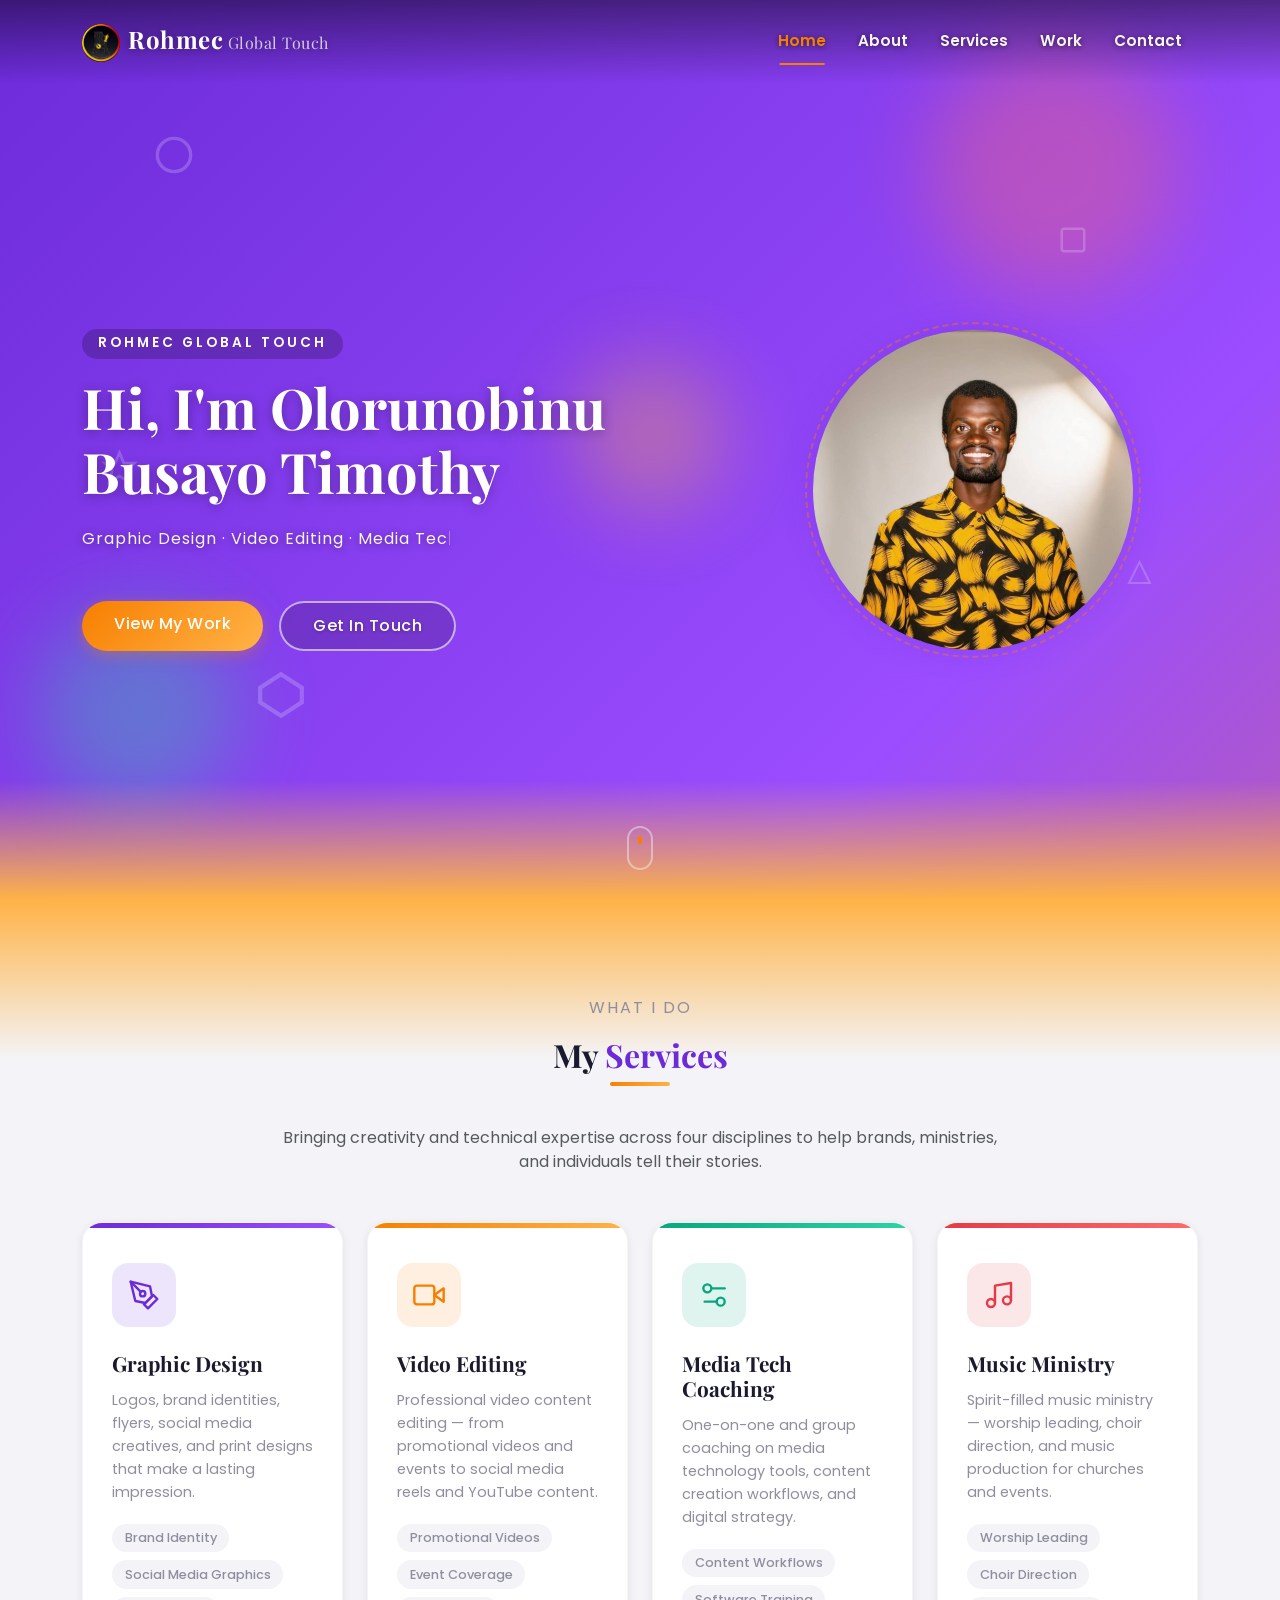
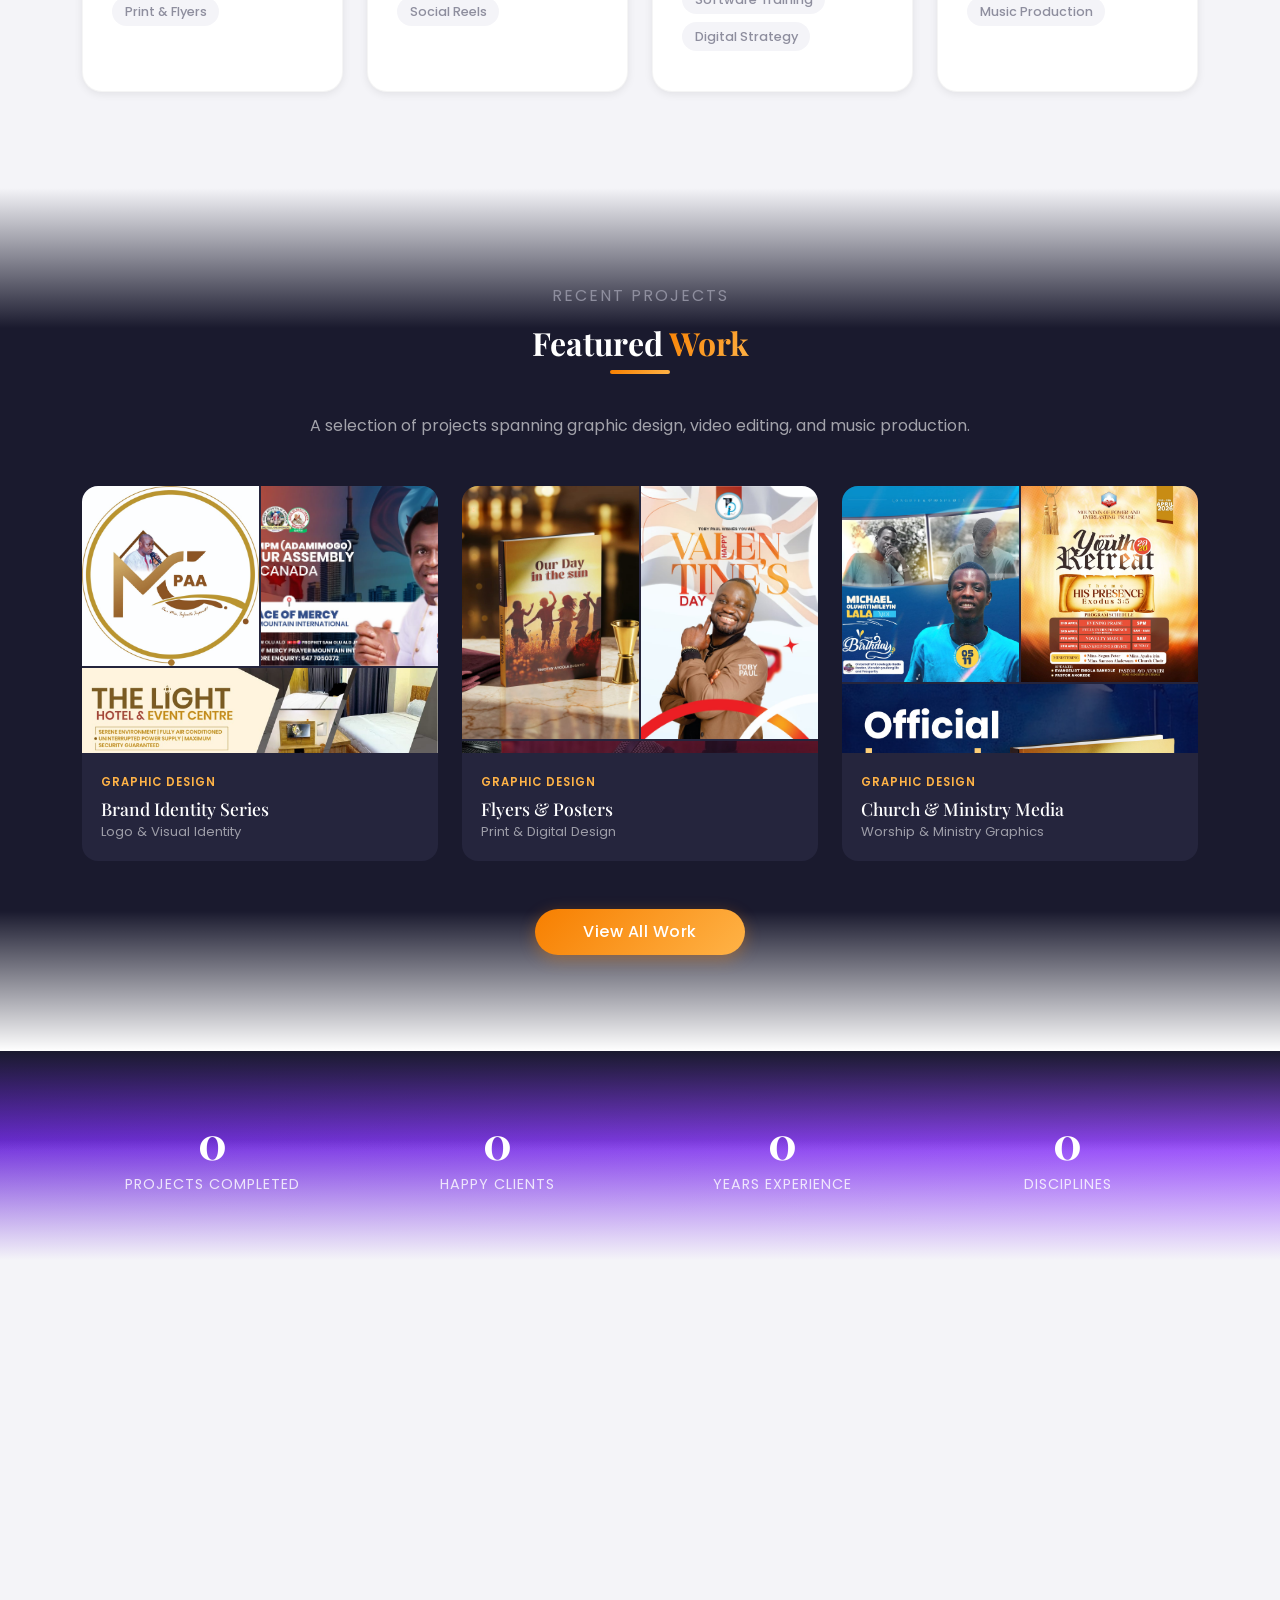
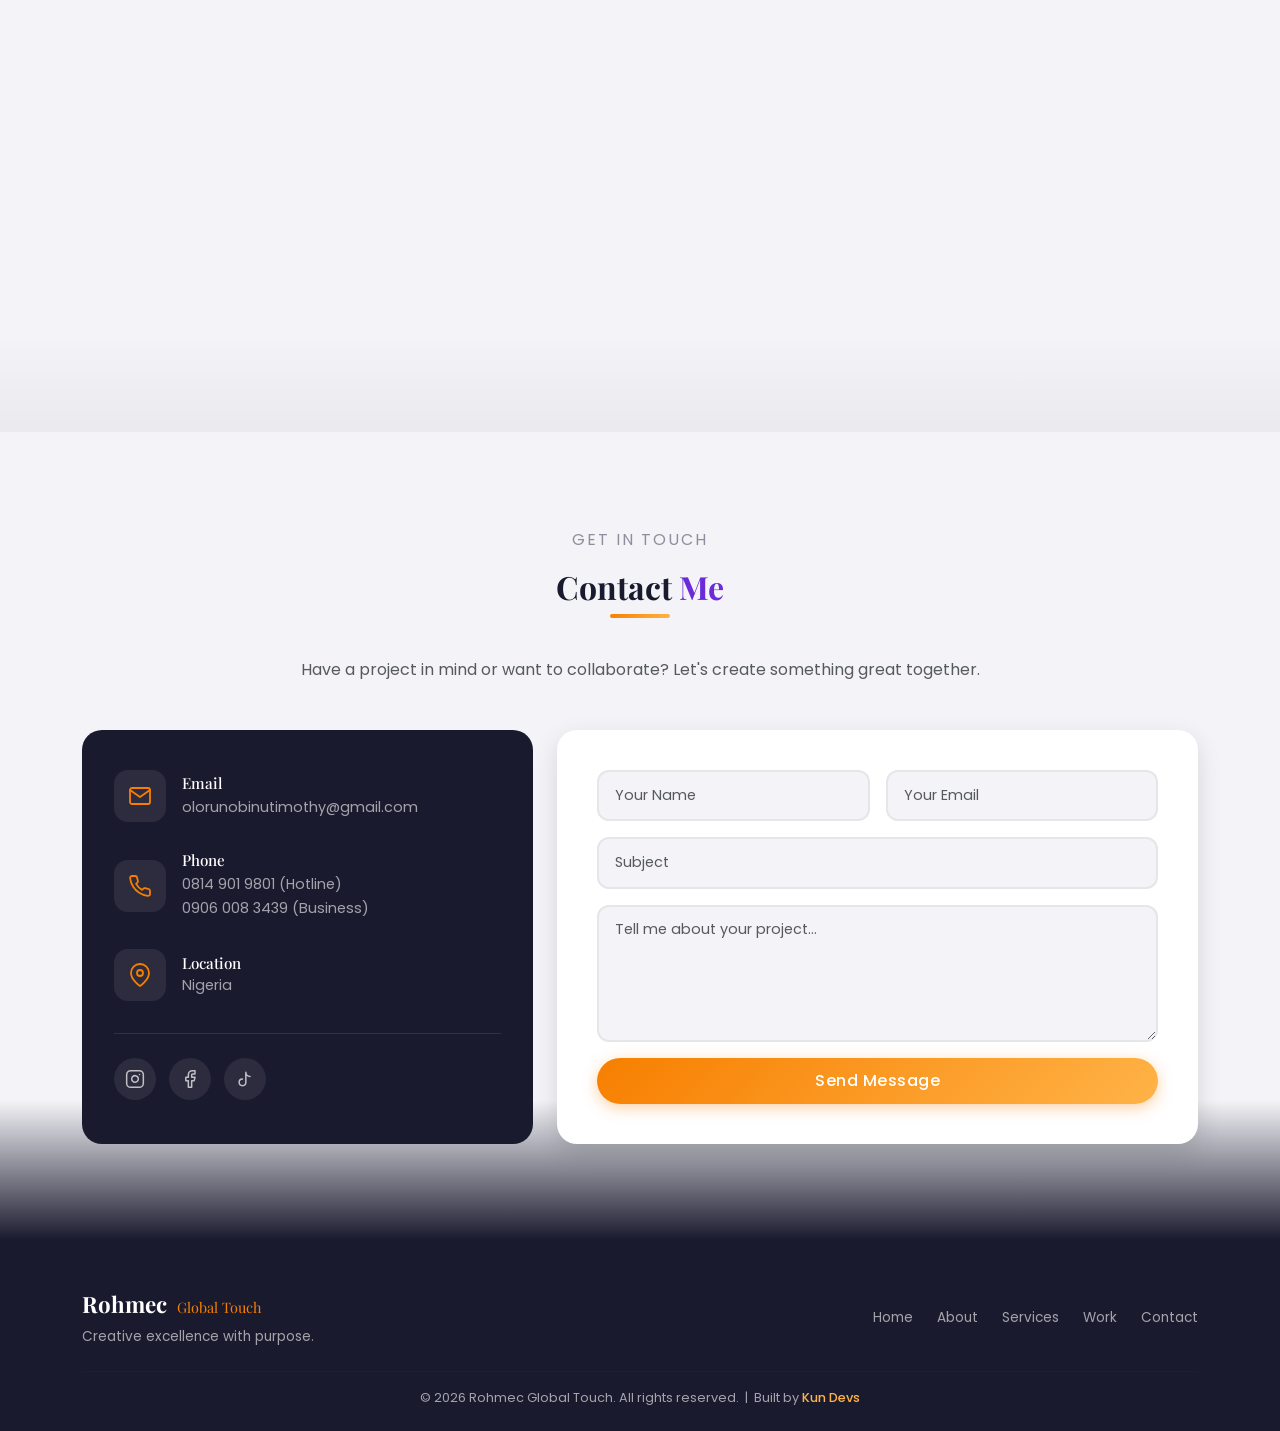
<file: index.html>
<!DOCTYPE html>
<html lang="en">
<head>
    <meta charset="UTF-8">
    <meta name="viewport" content="width=device-width, initial-scale=1.0">
    <meta name="description" content="Portfolio for a multidisciplinary creative specializing in graphic design, video editing, media tech coaching, and music ministry.">
    <title>Rohmec Global Touch | Creative Portfolio</title>
    <link rel="icon" type="image/png" href="img/image.png">

    <!-- Bootstrap CSS -->
    <link rel="stylesheet" href="css/bootstrap.min.css">
    <!-- Google Fonts -->
    <link rel="preconnect" href="https://fonts.googleapis.com">
    <link rel="preconnect" href="https://fonts.gstatic.com" crossorigin>
    <link href="https://fonts.googleapis.com/css2?family=Playfair+Display:wght@600;700;900&family=Poppins:wght@300;400;500;600&display=swap" rel="stylesheet">
    <!-- Custom CSS -->
    <link rel="stylesheet" href="css/style.css">
</head>
<body data-bs-spy="scroll" data-bs-target="#mainNav" data-bs-offset="80" tabindex="0">

    <!-- Scroll progress bar -->
    <div class="scroll-progress" id="scrollProgress"></div>

    <!-- ===== Navbar ===== -->
    <nav id="mainNav" class="navbar navbar-expand-lg navbar-dark fixed-top custom-nav">
        <div class="container">
            <a class="navbar-brand fw-bold" href="#hero"><img src="img/image.png" alt="Rohmec Global Touch Logo" class="nav-logo">Rohmec<span>Global Touch</span></a>
            <button class="navbar-toggler" type="button" data-bs-toggle="collapse" data-bs-target="#navItems" aria-controls="navItems" aria-expanded="false" aria-label="Toggle navigation">
                <span class="navbar-toggler-icon"></span>
            </button>
            <div class="collapse navbar-collapse" id="navItems">
                <ul class="navbar-nav ms-auto mb-2 mb-lg-0">
                    <li class="nav-item"><a class="nav-link active" href="#hero">Home</a></li>
                    <li class="nav-item"><a class="nav-link" href="about.html">About</a></li>
                    <li class="nav-item"><a class="nav-link" href="service.html">Services</a></li>
                    <li class="nav-item"><a class="nav-link" href="work.html">Work</a></li>
                    <li class="nav-item"><a class="nav-link" href="contact.html">Contact</a></li>
                </ul>
            </div>
        </div>
    </nav>

    <!-- ===== Hero ===== -->
    <header id="hero" class="hero d-flex align-items-center">
        <!-- Animated background shapes -->
        <div class="hero-shapes">
            <div class="hero-shape hero-shape-1"></div>
            <div class="hero-shape hero-shape-2"></div>
            <div class="hero-shape hero-shape-3"></div>
            <div class="hero-shape hero-shape-4"></div>
        </div>
        <!-- Floating geometric particles -->
        <div class="hero-particle hero-particle-1"><svg viewBox="0 0 24 24"><circle cx="12" cy="12" r="10"/></svg></div>
        <div class="hero-particle hero-particle-2"><svg viewBox="0 0 24 24"><rect x="3" y="3" width="18" height="18" rx="2"/></svg></div>
        <div class="hero-particle hero-particle-3"><svg viewBox="0 0 24 24"><polygon points="12,2 22,8.5 22,15.5 12,22 2,15.5 2,8.5"/></svg></div>
        <div class="hero-particle hero-particle-4"><svg viewBox="0 0 24 24"><polygon points="12,2 22,22 2,22"/></svg></div>
        <div class="hero-particle hero-particle-5"><svg viewBox="0 0 24 24"><polygon points="12,2 15,9 22,9 17,14 19,22 12,18 5,22 7,14 2,9 9,9"/></svg></div>
        <div class="container">
            <div class="row align-items-center">
                <div class="col-lg-7 text-center text-lg-start">
                    <p class="hero-tag mb-3" data-reveal>Rohmec Global Touch</p>
                    <h1 class="hero-title mb-4" data-reveal>
                        Hi, I'm Olorunobinu Busayo Timothy
                    </h1>
                    <p class="hero-subtitle mb-5" data-reveal>
                        <span id="typed-text"></span><span class="cursor">|</span>
                    </p>
                    <div class="d-flex gap-3 justify-content-center justify-content-lg-start flex-wrap">
                        <a href="#work" class="btn btn-primary-custom">View My Work</a>
                        <a href="#contact" class="btn btn-outline-custom">Get In Touch</a>
                    </div>
                </div>
                <div class="col-lg-5 d-none d-lg-block text-center">
                    <div class="hero-avatar">
                        <div class="hero-avatar-inner">
                            <img src="img/owner.jpg" alt="Olorunobinu Busayo Timothy" class="hero-avatar-img">
                        </div>
                    </div>
                </div>
            </div>
        </div>
        <div class="hero-scroll-hint">
            <a href="#services"><span class="mouse-icon"><span class="mouse-wheel"></span></span></a>
        </div>
    </header>

    <!-- ===== Services ===== -->
    <section id="services" class="section services-section">
        <div class="container">
            <div class="text-center mb-5" data-reveal>
                <span class="section-subtitle">What I Do</span>
                <h2 class="section-title">My <span>Services</span></h2>
                <div class="section-divider mx-auto"></div>
                <p class="text-muted col-lg-8 mx-auto">
                    Bringing creativity and technical expertise across four disciplines to help brands, ministries, and individuals tell their stories.
                </p>
            </div>

            <div class="row g-4">
                <!-- Graphic Design -->
                <div class="col-md-6 col-lg-3" data-reveal data-reveal-delay="1">
                    <div class="service-card" data-color="violet">
                        <div class="service-icon">
                            <svg viewBox="0 0 24 24" fill="none" stroke="currentColor" stroke-width="1.8" stroke-linecap="round" stroke-linejoin="round">
                                <path d="M12 19l7-7 3 3-7 7-3-3z"/>
                                <path d="M18 13l-1.5-7.5L2 2l3.5 14.5L13 18l5-5z"/>
                                <path d="M2 2l7.586 7.586"/>
                                <circle cx="11" cy="11" r="2"/>
                            </svg>
                        </div>
                        <h3 class="service-title">Graphic Design</h3>
                        <p class="service-desc">
                            Logos, brand identities, flyers, social media creatives, and print designs that make a lasting impression.
                        </p>
                        <ul class="service-list">
                            <li>Brand Identity</li>
                            <li>Social Media Graphics</li>
                            <li>Print &amp; Flyers</li>
                        </ul>
                    </div>
                </div>

                <!-- Video Editing -->
                <div class="col-md-6 col-lg-3" data-reveal data-reveal-delay="2">
                    <div class="service-card" data-color="amber">
                        <div class="service-icon">
                            <svg viewBox="0 0 24 24" fill="none" stroke="currentColor" stroke-width="1.8" stroke-linecap="round" stroke-linejoin="round">
                                <polygon points="23 7 16 12 23 17 23 7"/>
                                <rect x="1" y="5" width="15" height="14" rx="2" ry="2"/>
                            </svg>
                        </div>
                        <h3 class="service-title">Video Editing</h3>
                        <p class="service-desc">
                            Professional video content editing — from promotional videos and events to social media reels and YouTube content.
                        </p>
                        <ul class="service-list">
                            <li>Promotional Videos</li>
                            <li>Event Coverage</li>
                            <li>Social Reels</li>
                        </ul>
                    </div>
                </div>

                <!-- Media Tech Coaching -->
                <div class="col-md-6 col-lg-3" data-reveal data-reveal-delay="3">
                    <div class="service-card" data-color="teal">
                        <div class="service-icon">
                            <svg viewBox="0 0 24 24" fill="none" stroke="currentColor" stroke-width="1.8" stroke-linecap="round" stroke-linejoin="round">
                                <path d="M20 7h-9"/>
                                <path d="M14 17H5"/>
                                <circle cx="17" cy="17" r="3"/>
                                <circle cx="7" cy="7" r="3"/>
                            </svg>
                        </div>
                        <h3 class="service-title">Media Tech Coaching</h3>
                        <p class="service-desc">
                            One-on-one and group coaching on media technology tools, content creation workflows, and digital strategy.
                        </p>
                        <ul class="service-list">
                            <li>Content Workflows</li>
                            <li>Software Training</li>
                            <li>Digital Strategy</li>
                        </ul>
                    </div>
                </div>

                <!-- Music Ministry -->
                <div class="col-md-6 col-lg-3" data-reveal data-reveal-delay="4">
                    <div class="service-card" data-color="coral">
                        <div class="service-icon">
                            <svg viewBox="0 0 24 24" fill="none" stroke="currentColor" stroke-width="1.8" stroke-linecap="round" stroke-linejoin="round">
                                <path d="M9 18V5l12-2v13"/>
                                <circle cx="6" cy="18" r="3"/>
                                <circle cx="18" cy="16" r="3"/>
                            </svg>
                        </div>
                        <h3 class="service-title">Music Ministry</h3>
                        <p class="service-desc">
                            Spirit-filled music ministry — worship leading, choir direction, and music production for churches and events.
                        </p>
                        <ul class="service-list">
                            <li>Worship Leading</li>
                            <li>Choir Direction</li>
                            <li>Music Production</li>
                        </ul>
                    </div>
                </div>
            </div>
        </div>
    </section>

    <!-- ===== Work / Portfolio ===== -->
    <section id="work" class="section work-section">
        <div class="container">
            <div class="text-center mb-5" data-reveal>
                <span class="section-subtitle">Recent Projects</span>
                <h2 class="section-title">Featured <span>Work</span></h2>
                <div class="section-divider mx-auto"></div>
                <p class="text-muted col-lg-8 mx-auto">
                    A selection of projects spanning graphic design, video editing, and music production.
                </p>
            </div>

            <div class="row g-4">
                <!-- Featured 1 -->
                <div class="col-md-6 col-lg-4" data-reveal data-reveal-delay="1">
                    <div class="work-card">
                        <div class="work-collage work-collage-3">
                            <img src="img/ABTV6512.JPG" alt="Brand Identity">
                            <img src="img/AMBE3728.JPG" alt="Branding">
                            <img src="img/AQDU8779.JPG" alt="Visual Design">
                        </div>
                        <div class="work-card-body">
                            <span class="work-tag-inline">Graphic Design</span>
                            <h4 class="work-name-body">Brand Identity Series</h4>
                            <p class="work-cat-body">Logo &amp; Visual Identity</p>
                        </div>
                    </div>
                </div>

                <!-- Featured 2 -->
                <div class="col-md-6 col-lg-4" data-reveal data-reveal-delay="2">
                    <div class="work-card">
                        <div class="work-collage work-collage-3">
                            <img src="img/BCMC8888.JPG" alt="Poster">
                            <img src="img/BLYQ4052.JPG" alt="Flyer">
                            <img src="img/ESPD2457.JPG" alt="Print Design">
                        </div>
                        <div class="work-card-body">
                            <span class="work-tag-inline">Graphic Design</span>
                            <h4 class="work-name-body">Flyers &amp; Posters</h4>
                            <p class="work-cat-body">Print &amp; Digital Design</p>
                        </div>
                    </div>
                </div>

                <!-- Featured 3 -->
                <div class="col-md-6 col-lg-4" data-reveal data-reveal-delay="3">
                    <div class="work-card">
                        <div class="work-collage work-collage-3">
                            <img src="img/NIKN2908.JPG" alt="Church Media">
                            <img src="img/NTKM1678.JPG" alt="Worship Graphic">
                            <img src="img/OZJH8790.JPG" alt="Ministry Design">
                        </div>
                        <div class="work-card-body">
                            <span class="work-tag-inline">Graphic Design</span>
                            <h4 class="work-name-body">Church &amp; Ministry Media</h4>
                            <p class="work-cat-body">Worship &amp; Ministry Graphics</p>
                        </div>
                    </div>
                </div>
            </div>

            <!-- View all work button -->
            <div class="text-center mt-5" data-reveal>
                <a href="work.html" class="btn btn-primary-custom px-5">View All Work</a>
            </div>
        </div>
    </section>

    <!-- ===== Stats strip ===== -->
    <section class="stats-section">
        <div class="container">
            <div class="row text-center g-4">
                <div class="col-6 col-lg-3">
                    <h3 class="stat-number" data-target="150">0</h3>
                    <p class="stat-label">Projects Completed</p>
                </div>
                <div class="col-6 col-lg-3">
                    <h3 class="stat-number" data-target="80">0</h3>
                    <p class="stat-label">Happy Clients</p>
                </div>
                <div class="col-6 col-lg-3">
                    <h3 class="stat-number" data-target="5">0</h3>
                    <p class="stat-label">Years Experience</p>
                </div>
                <div class="col-6 col-lg-3">
                    <h3 class="stat-number" data-target="4">0</h3>
                    <p class="stat-label">Disciplines</p>
                </div>
            </div>
        </div>
    </section>

    <!-- ===== About ===== -->
    <section id="about" class="section about-section">
        <div class="container">
            <div class="row align-items-center g-5">
                <div class="col-lg-5" data-reveal="left">
                    <div class="about-image">
                        <div class="about-image-inner">
                            <img src="img/owner.jpg" alt="Olorunobinu Busayo Timothy" class="about-avatar-img">
                        </div>
                        <div class="about-badge">
                            <span>5+ Years</span>
                            <small>Experience</small>
                        </div>
                    </div>
                </div>
                <div class="col-lg-7" data-reveal="right">
                    <span class="section-subtitle">Get To Know Me</span>
                    <h2 class="section-title mb-3">About <span>Me</span></h2>
                    <div class="section-divider"></div>
                    <p class="about-text">
                        I'm <strong>Olorunobinu Busayo Timothy</strong>, the creative mind behind
                        <strong>Rohmec Global Touch</strong>. With a passion for visual storytelling and
                        a heart for ministry, I help brands and individuals communicate their message
                        through impactful design, compelling video content, and spirit-filled music.
                    </p>
                    <p class="about-text">
                        From crafting brand identities to coaching aspiring creatives, my mission is to
                        blend creativity with purpose — producing work that not only looks good but
                        also connects and inspires.
                    </p>
                    <div class="row mt-4 g-3 about-skills">
                        <div class="col-sm-6">
                            <div class="skill-bar">
                                <div class="skill-info d-flex justify-content-between">
                                    <span>Graphic Design</span><span>95%</span>
                                </div>
                                <div class="skill-track"><div class="skill-fill" data-width="95%"></div></div>
                            </div>
                        </div>
                        <div class="col-sm-6">
                            <div class="skill-bar">
                                <div class="skill-info d-flex justify-content-between">
                                    <span>Video Editing</span><span>88%</span>
                                </div>
                                <div class="skill-track"><div class="skill-fill" data-width="88%"></div></div>
                            </div>
                        </div>
                        <div class="col-sm-6">
                            <div class="skill-bar">
                                <div class="skill-info d-flex justify-content-between">
                                    <span>Media Tech Coaching</span><span>90%</span>
                                </div>
                                <div class="skill-track"><div class="skill-fill" data-width="90%"></div></div>
                            </div>
                        </div>
                        <div class="col-sm-6">
                            <div class="skill-bar">
                                <div class="skill-info d-flex justify-content-between">
                                    <span>Music Ministry</span><span>92%</span>
                                </div>
                                <div class="skill-track"><div class="skill-fill" data-width="92%"></div></div>
                            </div>
                        </div>
                    </div>
                    <a href="#contact" class="btn btn-primary-custom mt-4">Let's Work Together</a>
                </div>
            </div>
        </div>
    </section>

    <!-- ===== Contact ===== -->
    <section id="contact" class="section contact-section">
        <div class="container">
            <div class="text-center mb-5" data-reveal>
                <span class="section-subtitle">Get In Touch</span>
                <h2 class="section-title">Contact <span>Me</span></h2>
                <div class="section-divider mx-auto"></div>
                <p class="text-muted col-lg-8 mx-auto">
                    Have a project in mind or want to collaborate? Let's create something great together.
                </p>
            </div>

            <div class="row g-4 justify-content-center">
                <!-- Contact info -->
                <div class="col-lg-5" data-reveal="left">
                    <div class="contact-info-wrap">
                        <div class="contact-info-item">
                            <div class="contact-icon">
                                <svg viewBox="0 0 24 24" fill="none" stroke="currentColor" stroke-width="1.8" stroke-linecap="round" stroke-linejoin="round">
                                    <path d="M4 4h16c1.1 0 2 .9 2 2v12c0 1.1-.9 2-2 2H4c-1.1 0-2-.9-2-2V6c0-1.1.9-2 2-2z"/>
                                    <polyline points="22,6 12,13 2,6"/>
                                </svg>
                            </div>
                            <div>
                                <h5>Email</h5>
                                <a href="mailto:olorunobinutimothy@gmail.com">olorunobinutimothy@gmail.com</a>
                            </div>
                        </div>
                        <div class="contact-info-item">
                            <div class="contact-icon">
                                <svg viewBox="0 0 24 24" fill="none" stroke="currentColor" stroke-width="1.8" stroke-linecap="round" stroke-linejoin="round">
                                    <path d="M22 16.92v3a2 2 0 0 1-2.18 2 19.79 19.79 0 0 1-8.63-3.07 19.5 19.5 0 0 1-6-6 19.79 19.79 0 0 1-3.07-8.67A2 2 0 0 1 4.11 2h3a2 2 0 0 1 2 1.72c.127.96.36 1.9.7 2.81a2 2 0 0 1-.45 2.11L8.09 9.91a16 16 0 0 0 6 6l1.27-1.27a2 2 0 0 1 2.11-.45c.91.34 1.85.573 2.81.7A2 2 0 0 1 22 16.92z"/>
                                </svg>
                            </div>
                            <div>
                                <h5>Phone</h5>
                                <a href="tel:+2348149019801">0814 901 9801 (Hotline)</a><br>
                                <a href="tel:+2349060083439">0906 008 3439 (Business)</a>
                            </div>
                        </div>
                        <div class="contact-info-item">
                            <div class="contact-icon">
                                <svg viewBox="0 0 24 24" fill="none" stroke="currentColor" stroke-width="1.8" stroke-linecap="round" stroke-linejoin="round">
                                    <path d="M21 10c0 7-9 13-9 13s-9-6-9-13a9 9 0 0 1 18 0z"/>
                                    <circle cx="12" cy="10" r="3"/>
                                </svg>
                            </div>
                            <div>
                                <h5>Location</h5>
                                <p>Nigeria</p>
                            </div>
                        </div>
                        <div class="contact-socials">
                            <a href="https://www.instagram.com/royalhomemedica" target="_blank" rel="noopener" aria-label="Instagram"><svg viewBox="0 0 24 24" fill="none" stroke="currentColor" stroke-width="1.8" stroke-linecap="round" stroke-linejoin="round"><rect x="2" y="2" width="20" height="20" rx="5" ry="5"/><path d="M16 11.37A4 4 0 1 1 12.63 8 4 4 0 0 1 16 11.37z"/><line x1="17.5" y1="6.5" x2="17.51" y2="6.5"/></svg></a>
                            <a href="https://www.facebook.com/Royal-Home-Medica" target="_blank" rel="noopener" aria-label="Facebook"><svg viewBox="0 0 24 24" fill="none" stroke="currentColor" stroke-width="1.8" stroke-linecap="round" stroke-linejoin="round"><path d="M18 2h-3a5 5 0 0 0-5 5v3H7v4h3v8h4v-8h3l1-4h-4V7a1 1 0 0 1 1-1h3z"/></svg></a>
                            <a href="https://www.tiktok.com/@olorunobinutimoth" target="_blank" rel="noopener" aria-label="TikTok"><svg viewBox="0 0 24 24" fill="none" stroke="currentColor" stroke-width="1.8" stroke-linecap="round" stroke-linejoin="round"><path d="M9 12a4 4 0 1 0 4 4V4a5 5 0 0 0 5 5"/></svg></a>
                        </div>
                    </div>
                </div>

                <!-- Contact form -->
                <div class="col-lg-7" data-reveal="right">
                    <form class="contact-form" id="contactForm">
                        <div class="row g-3">
                            <div class="col-md-6">
                                <input type="text" class="form-control custom-input" id="name" placeholder="Your Name" required>
                            </div>
                            <div class="col-md-6">
                                <input type="email" class="form-control custom-input" id="email" placeholder="Your Email" required>
                            </div>
                            <div class="col-12">
                                <input type="text" class="form-control custom-input" id="subject" placeholder="Subject" required>
                            </div>
                            <div class="col-12">
                                <textarea class="form-control custom-input" id="message" rows="5" placeholder="Tell me about your project..." required></textarea>
                            </div>
                            <div class="col-12">
                                <button type="submit" class="btn btn-primary-custom w-100">Send Message</button>
                            </div>
                        </div>
                    </form>
                </div>
            </div>
        </div>
    </section>

    <!-- ===== Footer ===== -->
    <footer class="footer">
        <div class="container">
            <div class="row align-items-center">
                <div class="col-md-6 text-center text-md-start mb-3 mb-md-0">
                    <a class="footer-brand" href="#hero">Rohmec <span>Global Touch</span></a>
                    <p class="footer-tagline">Creative excellence with purpose.</p>
                </div>
                <div class="col-md-6 text-center text-md-end">
                    <div class="footer-nav">
                        <a href="#hero">Home</a>
                        <a href="about.html">About</a>
                        <a href="service.html">Services</a>
                        <a href="work.html">Work</a>
                        <a href="contact.html">Contact</a>
                    </div>
                </div>
            </div>
            <hr class="footer-divider">
            <p class="footer-copy text-center">&copy; <span id="year"></span> Rohmec Global Touch. All rights reserved. &nbsp;|&nbsp; Built by <a href="#" target="_blank" rel="noopener" class="footer-dev-link">Kun Devs</a></p>
        </div>
    </footer>

    <!-- Bootstrap JS Bundle -->
    <script src="js/bootstrap.bundle.min.js"></script>
    <script>
        // ===== Typing effect for hero subtitle =====
        const phrases = [
            'Graphic Design \u00B7 Video Editing \u00B7 Media Tech Coaching \u00B7 Music Ministry'
        ];
        const typedEl = document.getElementById('typed-text');
        let phraseIdx = 0, charIdx = 0, isDeleting = false;

        function typeLoop() {
            const current = phrases[phraseIdx];
            if (!isDeleting) {
                typedEl.textContent = current.substring(0, charIdx + 1);
                charIdx++;
                if (charIdx === current.length) {
                    setTimeout(() => { isDeleting = true; typeLoop(); }, 3000);
                    return;
                }
                setTimeout(typeLoop, 50);
            } else {
                typedEl.textContent = current.substring(0, charIdx - 1);
                charIdx--;
                if (charIdx === 0) {
                    isDeleting = false;
                    phraseIdx = (phraseIdx + 1) % phrases.length;
                    setTimeout(typeLoop, 500);
                    return;
                }
                setTimeout(typeLoop, 25);
            }
        }
        typeLoop();

        // ===== Navbar scroll effect =====
        const nav = document.getElementById('mainNav');
        const scrollProgress = document.getElementById('scrollProgress');
        window.addEventListener('scroll', () => {
            if (window.scrollY > 50) {
                nav.classList.add('scrolled');
            } else {
                nav.classList.remove('scrolled');
            }
            // Scroll progress bar
            const scrollTop = window.scrollY;
            const docHeight = document.body.scrollHeight - window.innerHeight;
            const pct = (scrollTop / docHeight) * 100;
            scrollProgress.style.width = pct + '%';
        });

        // ===== Scroll reveal animations =====
        const revealObserver = new IntersectionObserver((entries) => {
            entries.forEach(entry => {
                if (entry.isIntersecting) {
                    entry.target.classList.add('reveal-in');
                    revealObserver.unobserve(entry.target);
                }
            });
        }, { threshold: 0.15, rootMargin: '0px 0px -50px 0px' });
        document.querySelectorAll('[data-reveal]').forEach(el => revealObserver.observe(el));

        // ===== Work filter =====
        const filterBtns = document.querySelectorAll('.work-filter-btn');
        const workItems = document.querySelectorAll('.work-item');
        filterBtns.forEach(btn => {
            btn.addEventListener('click', () => {
                filterBtns.forEach(b => b.classList.remove('active'));
                btn.classList.add('active');
                const filter = btn.dataset.filter;
                workItems.forEach(item => {
                    if (filter === 'all' || item.dataset.category === filter) {
                        item.style.display = '';
                        setTimeout(() => item.classList.add('show'), 10);
                    } else {
                        item.classList.remove('show');
                        item.style.display = 'none';
                    }
                });
            });
        });

        // ===== Animate skill bars when in view =====
        const skillObserver = new IntersectionObserver((entries) => {
            entries.forEach(entry => {
                if (entry.isIntersecting) {
                    const fills = entry.target.querySelectorAll('.skill-fill');
                    fills.forEach(f => f.style.width = f.dataset.width);
                    skillObserver.unobserve(entry.target);
                }
            });
        }, { threshold: 0.3 });
        document.querySelectorAll('.about-skills').forEach(el => skillObserver.observe(el));

        // ===== Animated stat counters =====
        const statObserver = new IntersectionObserver((entries) => {
            entries.forEach(entry => {
                if (entry.isIntersecting) {
                    entry.target.querySelectorAll('.stat-number').forEach(stat => {
                        const target = +stat.dataset.target;
                        let current = 0;
                        const step = Math.max(1, Math.ceil(target / 40));
                        const timer = setInterval(() => {
                            current += step;
                            if (current >= target) {
                                current = target;
                                clearInterval(timer);
                            }
                            stat.textContent = current + '+';
                        }, 40);
                    });
                    statObserver.unobserve(entry.target);
                }
            });
        }, { threshold: 0.4 });
        document.querySelectorAll('.stats-section').forEach(el => statObserver.observe(el));

        // ===== Contact form submit =====
        document.getElementById('contactForm').addEventListener('submit', function(e) {
            e.preventDefault();
            const btn = this.querySelector('button[type="submit"]');
            const original = btn.textContent;

            const name    = document.getElementById('name').value.trim();
            const email   = document.getElementById('email').value.trim();
            const subject = document.getElementById('subject').value.trim();
            const message = document.getElementById('message').value.trim();

            const text = `Hello Rohmec Global Touch! 👋\n\n*Name:* ${name}\n*Email:* ${email}\n*Subject:* ${subject}\n\n*Message:*\n${message}`;
            const whatsappURL = `https://wa.me/2349060083439?text=${encodeURIComponent(text)}`;

            btn.textContent = 'Sending...';
            btn.disabled = true;

            setTimeout(() => {
                window.open(whatsappURL, '_blank');
                btn.textContent = 'Message Sent!';
                setTimeout(() => {
                    btn.textContent = original;
                    btn.disabled = false;
                    this.reset();
                }, 2000);
            }, 800);
        });

        // ===== Auto year =====
        document.getElementById('year').textContent = new Date().getFullYear();
    </script>
</body>
</html>
</file>
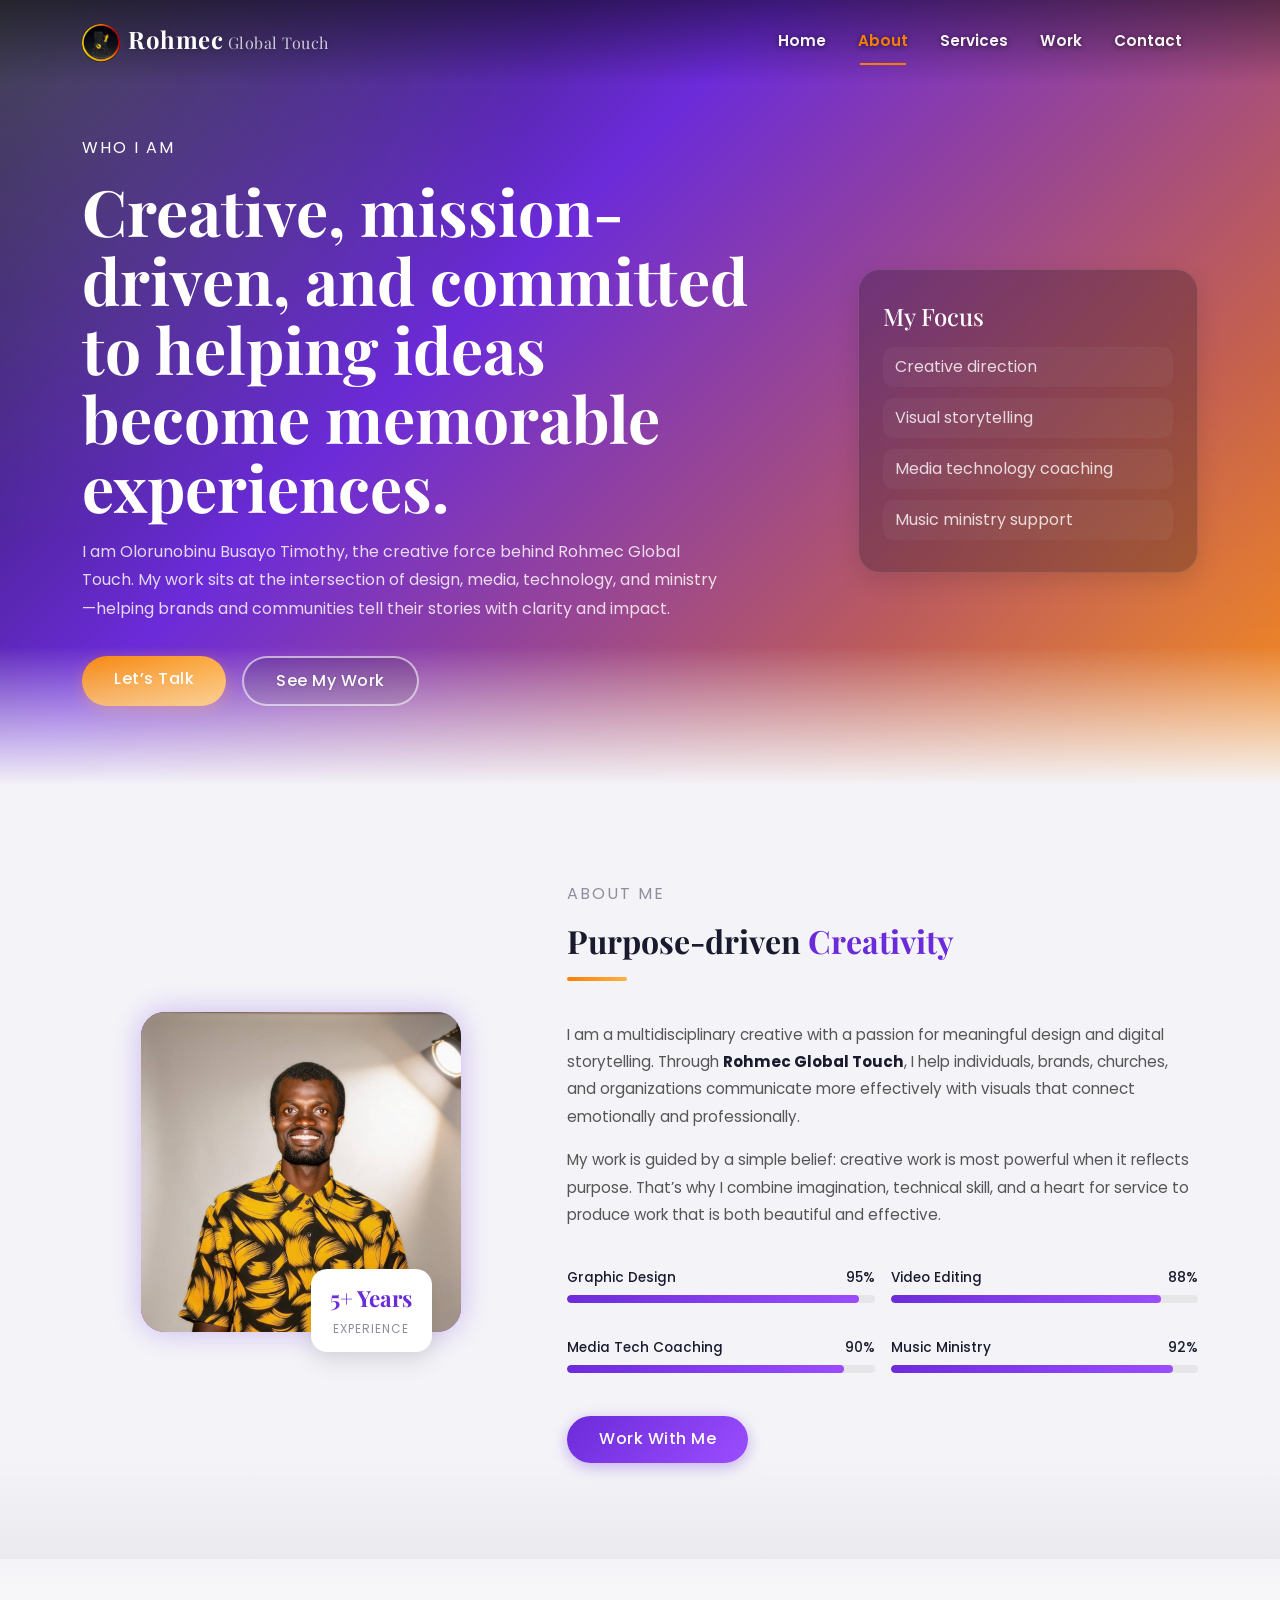
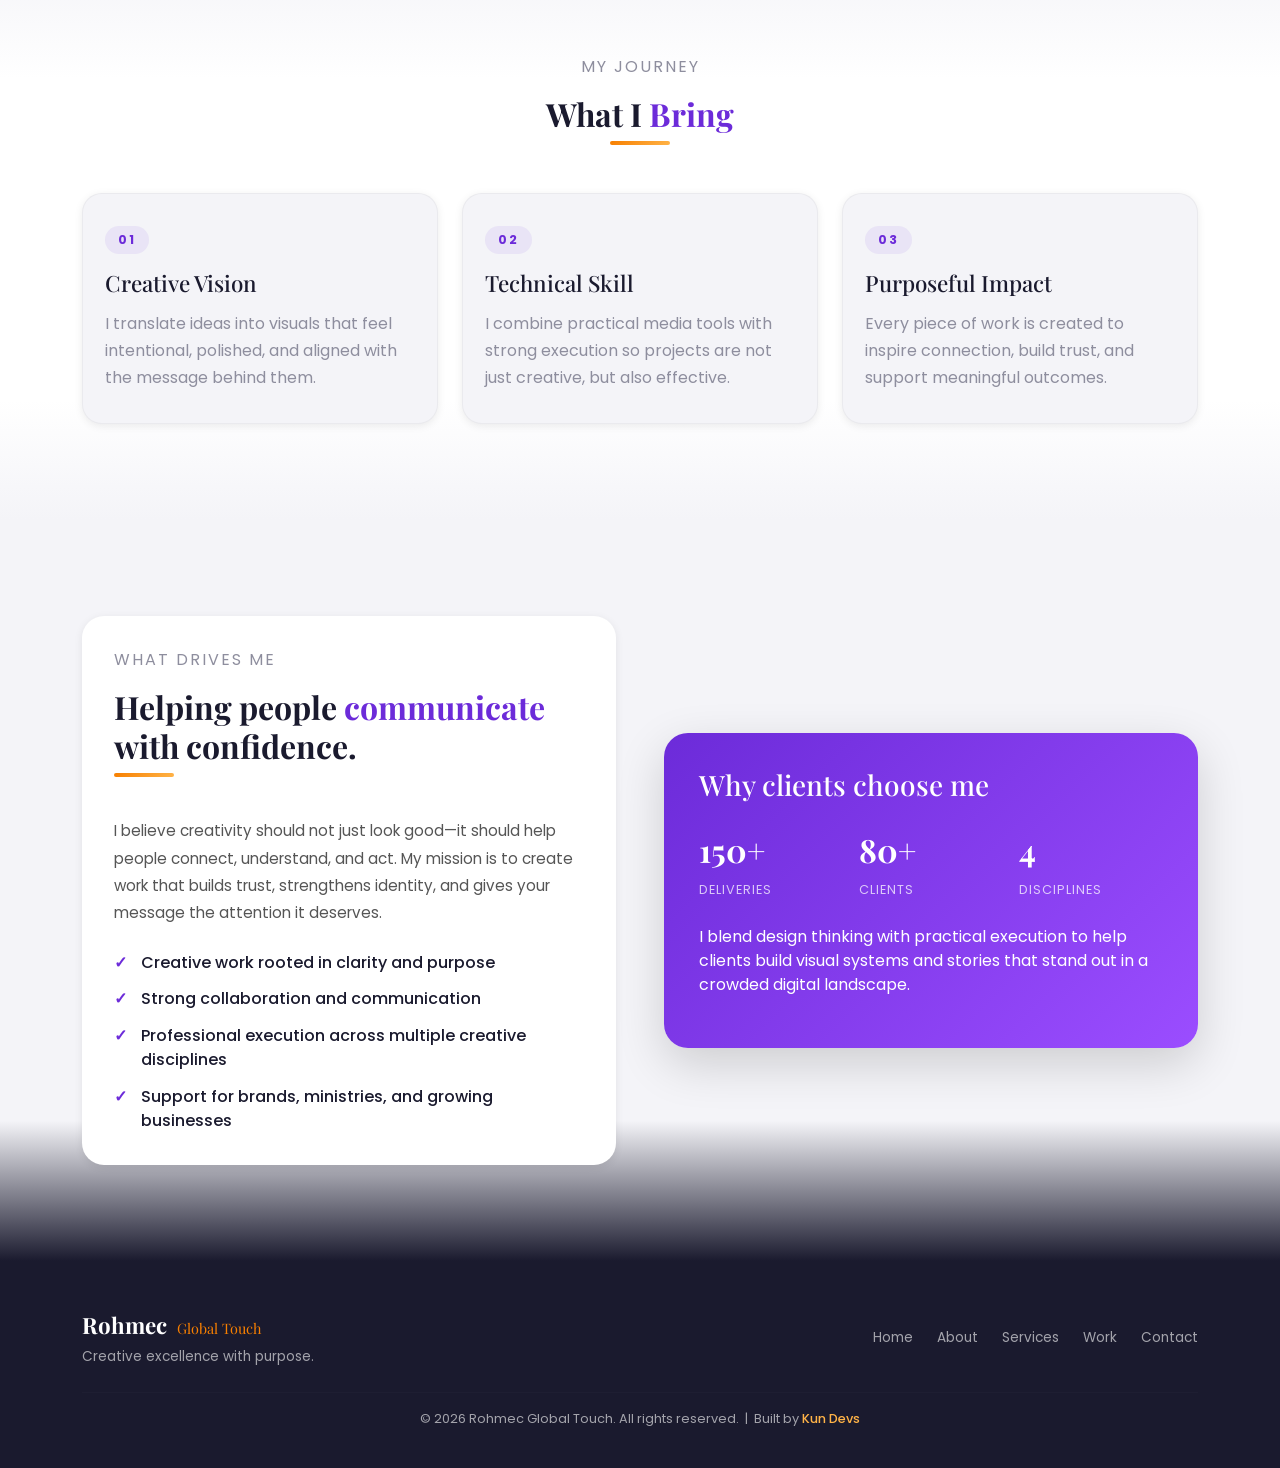
<file: about.html>
<!doctype html>
<html lang="en">
  <head>
    <meta charset="UTF-8" />
    <meta name="viewport" content="width=device-width, initial-scale=1.0" />
    <meta
      name="description"
      content="Learn more about Rohmec Global Touch, the creative brand behind graphic design, video editing, media tech coaching, and music ministry."
    />
    <title>About | Rohmec Global Touch</title>
    <link rel="icon" type="image/png" href="img/image.png" />

    <link rel="stylesheet" href="css/bootstrap.min.css" />
    <link rel="preconnect" href="https://fonts.googleapis.com" />
    <link rel="preconnect" href="https://fonts.gstatic.com" crossorigin />
    <link
      href="https://fonts.googleapis.com/css2?family=Playfair+Display:wght@600;700;900&family=Poppins:wght@300;400;500;600;700&display=swap"
      rel="stylesheet"
    />
    <link rel="stylesheet" href="css/style.css" />
  </head>
  <body>
    <!-- Scroll progress bar -->
    <div class="scroll-progress" id="scrollProgress"></div>

    <nav
      id="mainNav"
      class="navbar navbar-expand-lg navbar-dark fixed-top custom-nav"
    >
      <div class="container">
        <a class="navbar-brand fw-bold" href="index.html"
          ><img src="img/image.png" alt="Rohmec Global Touch Logo" class="nav-logo">Rohmec<span>Global Touch</span></a
        >
        <button
          class="navbar-toggler"
          type="button"
          data-bs-toggle="collapse"
          data-bs-target="#navItems"
          aria-controls="navItems"
          aria-expanded="false"
          aria-label="Toggle navigation"
        >
          <span class="navbar-toggler-icon"></span>
        </button>
        <div class="collapse navbar-collapse" id="navItems">
          <ul class="navbar-nav ms-auto mb-2 mb-lg-0">
            <li class="nav-item">
              <a class="nav-link" href="index.html">Home</a>
            </li>
            <li class="nav-item">
              <a class="nav-link active" href="about.html">About</a>
            </li>
            <li class="nav-item">
              <a class="nav-link" href="service.html">Services</a>
            </li>
            <li class="nav-item">
              <a class="nav-link" href="work.html">Work</a>
            </li>
            <li class="nav-item">
              <a class="nav-link" href="contact.html">Contact</a>
            </li>
          </ul>
        </div>
      </div>
    </nav>

    <header class="page-hero about-page-hero">
      <div class="container">
        <div class="row align-items-center g-5">
          <div class="col-lg-8">
            <span class="section-subtitle text-white">Who I Am</span>
            <h1 class="page-hero-title">
              Creative, mission-driven, and committed to helping ideas become
              memorable experiences.
            </h1>
            <p class="page-hero-text">
              I am Olorunobinu Busayo Timothy, the creative force behind Rohmec
              Global Touch. My work sits at the intersection of design, media,
              technology, and ministry—helping brands and communities tell their
              stories with clarity and impact.
            </p>
            <div
              class="d-flex flex-wrap gap-3 justify-content-center justify-content-lg-start"
            >
              <a href="contact.html" class="btn btn-primary-custom"
                >Let’s Talk</a
              >
              <a href="work.html" class="btn btn-outline-custom">See My Work</a>
            </div>
          </div>
          <div class="col-lg-4">
            <div class="page-hero-panel">
              <h3>My Focus</h3>
              <ul>
                <li>Creative direction</li>
                <li>Visual storytelling</li>
                <li>Media technology coaching</li>
                <li>Music ministry support</li>
              </ul>
            </div>
          </div>
        </div>
      </div>
    </header>

    <main>
      <section class="section about-section">
        <div class="container">
          <div class="row align-items-center g-5">
            <div class="col-lg-5" data-reveal="left">
              <div class="about-image">
                <div class="about-image-inner">
                  <img src="img/owner.jpg" alt="Olorunobinu Busayo Timothy" class="about-avatar-img">
                </div>
                <div class="about-badge">
                  <span>5+ Years</span>
                  <small>Experience</small>
                </div>
              </div>
            </div>

            <div class="col-lg-7" data-reveal="right">
              <span class="section-subtitle">About Me</span>
              <h2 class="section-title mb-3">
                Purpose-driven <span>Creativity</span>
              </h2>
              <div class="section-divider"></div>
              <p class="about-text">
                I am a multidisciplinary creative with a passion for meaningful
                design and digital storytelling. Through
                <strong>Rohmec Global Touch</strong>, I help individuals,
                brands, churches, and organizations communicate more effectively
                with visuals that connect emotionally and professionally.
              </p>
              <p class="about-text">
                My work is guided by a simple belief: creative work is most
                powerful when it reflects purpose. That’s why I combine
                imagination, technical skill, and a heart for service to produce
                work that is both beautiful and effective.
              </p>

              <div class="row mt-4 g-3 about-skills">
                <div class="col-sm-6">
                  <div class="skill-bar">
                    <div class="skill-info d-flex justify-content-between">
                      <span>Graphic Design</span><span>95%</span>
                    </div>
                    <div class="skill-track">
                      <div class="skill-fill" data-width="95%"></div>
                    </div>
                  </div>
                </div>
                <div class="col-sm-6">
                  <div class="skill-bar">
                    <div class="skill-info d-flex justify-content-between">
                      <span>Video Editing</span><span>88%</span>
                    </div>
                    <div class="skill-track">
                      <div class="skill-fill" data-width="88%"></div>
                    </div>
                  </div>
                </div>
                <div class="col-sm-6">
                  <div class="skill-bar">
                    <div class="skill-info d-flex justify-content-between">
                      <span>Media Tech Coaching</span><span>90%</span>
                    </div>
                    <div class="skill-track">
                      <div class="skill-fill" data-width="90%"></div>
                    </div>
                  </div>
                </div>
                <div class="col-sm-6">
                  <div class="skill-bar">
                    <div class="skill-info d-flex justify-content-between">
                      <span>Music Ministry</span><span>92%</span>
                    </div>
                    <div class="skill-track">
                      <div class="skill-fill" data-width="92%"></div>
                    </div>
                  </div>
                </div>
              </div>

              <a href="contact.html" class="btn btn-primary-custom mt-4"
                >Work With Me</a
              >
            </div>
          </div>
        </div>
      </section>

      <section class="section process-section">
        <div class="container">
          <div class="text-center mb-5" data-reveal>
            <span class="section-subtitle">My Journey</span>
            <h2 class="section-title">What I <span>Bring</span></h2>
            <div class="section-divider mx-auto"></div>
          </div>

          <div class="row g-4">
            <div class="col-md-6 col-lg-4" data-reveal data-reveal-delay="1">
              <div class="process-step">
                <span class="step-number">01</span>
                <h3>Creative Vision</h3>
                <p>
                  I translate ideas into visuals that feel intentional,
                  polished, and aligned with the message behind them.
                </p>
              </div>
            </div>

            <div class="col-md-6 col-lg-4" data-reveal data-reveal-delay="2">
              <div class="process-step">
                <span class="step-number">02</span>
                <h3>Technical Skill</h3>
                <p>
                  I combine practical media tools with strong execution so
                  projects are not just creative, but also effective.
                </p>
              </div>
            </div>

            <div class="col-md-6 col-lg-4" data-reveal data-reveal-delay="3">
              <div class="process-step">
                <span class="step-number">03</span>
                <h3>Purposeful Impact</h3>
                <p>
                  Every piece of work is created to inspire connection, build
                  trust, and support meaningful outcomes.
                </p>
              </div>
            </div>
          </div>
        </div>
      </section>

      <section class="section why-us-section">
        <div class="container">
          <div class="row align-items-center g-5">
            <div class="col-lg-6" data-reveal="left">
              <div class="feature-box">
                <span class="section-subtitle">What Drives Me</span>
                <h2 class="section-title">
                  Helping people <span>communicate</span> with confidence.
                </h2>
                <div class="section-divider"></div>
                <p class="about-text">
                  I believe creativity should not just look good—it should help
                  people connect, understand, and act. My mission is to create
                  work that builds trust, strengthens identity, and gives your
                  message the attention it deserves.
                </p>
                <ul class="feature-list">
                  <li>Creative work rooted in clarity and purpose</li>
                  <li>Strong collaboration and communication</li>
                  <li>
                    Professional execution across multiple creative disciplines
                  </li>
                  <li>
                    Support for brands, ministries, and growing businesses
                  </li>
                </ul>
              </div>
            </div>

            <div class="col-lg-6" data-reveal="right">
              <div class="insight-card">
                <h3>Why clients choose me</h3>
                <div class="metric-row">
                  <div>
                    <strong>150+</strong>
                    <span>Deliveries</span>
                  </div>
                  <div>
                    <strong>80+</strong>
                    <span>Clients</span>
                  </div>
                  <div>
                    <strong>4</strong>
                    <span>Disciplines</span>
                  </div>
                </div>
                <p>
                  I blend design thinking with practical execution to help
                  clients build visual systems and stories that stand out in a
                  crowded digital landscape.
                </p>
              </div>
            </div>
          </div>
        </div>
      </section>
    </main>

    <footer class="footer">
      <div class="container">
        <div class="row align-items-center">
          <div class="col-md-6 text-center text-md-start mb-3 mb-md-0">
            <a class="footer-brand" href="index.html"
              >Rohmec <span>Global Touch</span></a
            >
            <p class="footer-tagline">Creative excellence with purpose.</p>
          </div>
          <div class="col-md-6 text-center text-md-end">
            <div class="footer-nav">
              <a href="index.html">Home</a>
              <a href="about.html">About</a>
              <a href="service.html">Services</a>
              <a href="work.html">Work</a>
              <a href="contact.html">Contact</a>
            </div>
          </div>
        </div>
        <hr class="footer-divider" />
        <p class="footer-copy text-center">
          &copy; <span id="year"></span> Rohmec Global Touch. All rights
          reserved. &nbsp;|&nbsp; Built by <a href="#" target="_blank" rel="noopener" class="footer-dev-link">Kun Devs</a>
        </p>
        </p>
      </div>
    </footer>

    <script src="js/bootstrap.bundle.min.js"></script>
    <script>
      const nav = document.getElementById("mainNav");
      const scrollProgress = document.getElementById("scrollProgress");

      window.addEventListener("scroll", () => {
        nav.classList.toggle("scrolled", window.scrollY > 30);
        const scrollTop = window.scrollY;
        const docHeight = document.documentElement.scrollHeight - window.innerHeight;
        scrollProgress.style.width = (docHeight > 0 ? (scrollTop / docHeight) * 100 : 0) + "%";
      });

      const revealObserver = new IntersectionObserver(
        (entries) => {
          entries.forEach((entry) => {
            if (entry.isIntersecting) {
              entry.target.classList.add("reveal-in");
              revealObserver.unobserve(entry.target);
            }
          });
        },
        { threshold: 0.15, rootMargin: "0px 0px -50px 0px" },
      );

      document
        .querySelectorAll("[data-reveal]")
        .forEach((el) => revealObserver.observe(el));

      const skillObserver = new IntersectionObserver(
        (entries) => {
          entries.forEach((entry) => {
            if (entry.isIntersecting) {
              entry.target.querySelectorAll(".skill-fill").forEach((fill) => {
                fill.style.width = fill.dataset.width;
              });
              skillObserver.unobserve(entry.target);
            }
          });
        },
        { threshold: 0.3 },
      );

      document
        .querySelectorAll(".about-skills")
        .forEach((el) => skillObserver.observe(el));
      document.getElementById("year").textContent = new Date().getFullYear();
    </script>
  </body>
</html>
</file>
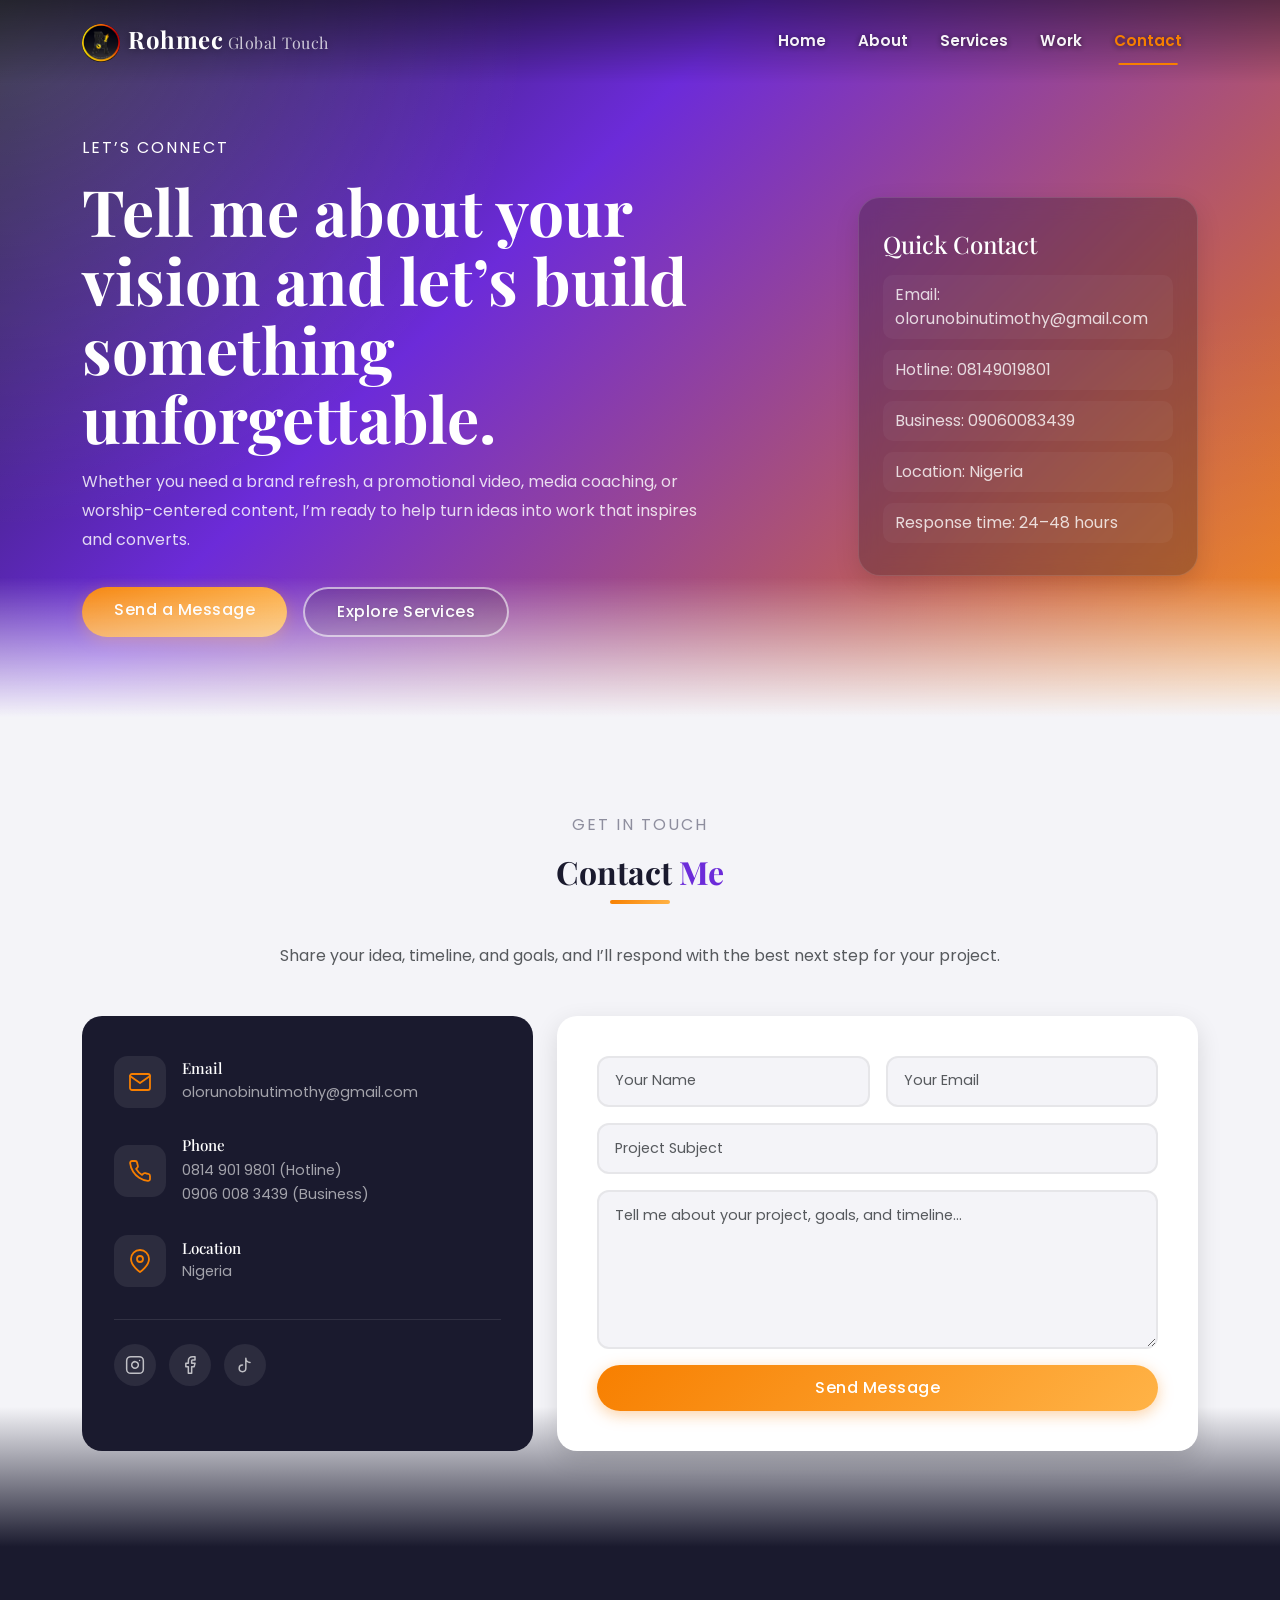
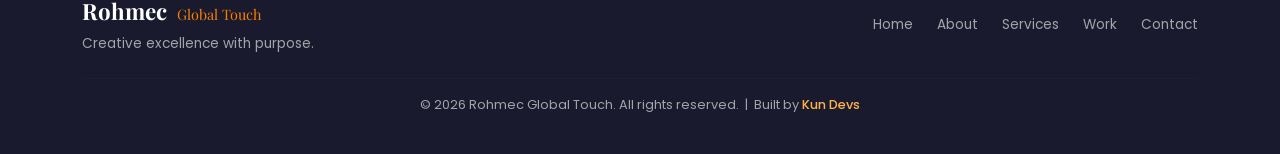
<file: contact.html>
<!doctype html>
<html lang="en">
  <head>
    <meta charset="UTF-8" />
    <meta name="viewport" content="width=device-width, initial-scale=1.0" />
    <meta
      name="description"
      content="Contact Rohmec Global Touch for graphic design, video editing, media tech coaching, and music ministry services."
    />
    <title>Contact | Rohmec Global Touch</title>
    <link rel="icon" type="image/png" href="img/image.png" />

    <link rel="stylesheet" href="css/bootstrap.min.css" />
    <link rel="preconnect" href="https://fonts.googleapis.com" />
    <link rel="preconnect" href="https://fonts.gstatic.com" crossorigin />
    <link
      href="https://fonts.googleapis.com/css2?family=Playfair+Display:wght@600;700;900&family=Poppins:wght@300;400;500;600;700&display=swap"
      rel="stylesheet"
    />
    <link rel="stylesheet" href="css/style.css" />
  </head>
  <body>
    <!-- Scroll progress bar -->
    <div class="scroll-progress" id="scrollProgress"></div>

    <nav
      id="mainNav"
      class="navbar navbar-expand-lg navbar-dark fixed-top custom-nav"
    >
      <div class="container">
        <a class="navbar-brand fw-bold" href="index.html"
          ><img src="img/image.png" alt="Rohmec Global Touch Logo" class="nav-logo">Rohmec<span>Global Touch</span></a
        >
        <button
          class="navbar-toggler"
          type="button"
          data-bs-toggle="collapse"
          data-bs-target="#navItems"
          aria-controls="navItems"
          aria-expanded="false"
          aria-label="Toggle navigation"
        >
          <span class="navbar-toggler-icon"></span>
        </button>
        <div class="collapse navbar-collapse" id="navItems">
          <ul class="navbar-nav ms-auto mb-2 mb-lg-0">
            <li class="nav-item">
              <a class="nav-link" href="index.html">Home</a>
            </li>
            <li class="nav-item">
              <a class="nav-link" href="about.html">About</a>
            </li>
            <li class="nav-item">
              <a class="nav-link" href="service.html">Services</a>
            </li>
            <li class="nav-item">
              <a class="nav-link" href="work.html">Work</a>
            </li>
            <li class="nav-item">
              <a class="nav-link active" href="contact.html">Contact</a>
            </li>
          </ul>
        </div>
      </div>
    </nav>

    <header class="page-hero contact-page-hero">
      <div class="container">
        <div class="row align-items-center g-5">
          <div class="col-lg-8">
            <span class="section-subtitle text-white">Let’s Connect</span>
            <h1 class="page-hero-title">
              Tell me about your vision and let’s build something unforgettable.
            </h1>
            <p class="page-hero-text">
              Whether you need a brand refresh, a promotional video, media
              coaching, or worship-centered content, I’m ready to help turn
              ideas into work that inspires and converts.
            </p>
            <div
              class="d-flex flex-wrap gap-3 justify-content-center justify-content-lg-start"
            >
              <a href="#contact-form" class="btn btn-primary-custom"
                >Send a Message</a
              >
              <a href="service.html" class="btn btn-outline-custom"
                >Explore Services</a
              >
            </div>
          </div>
          <div class="col-lg-4">
            <div class="page-hero-panel">
              <h3>Quick Contact</h3>
              <ul>
                <li>Email: olorunobinutimothy@gmail.com</li>
                <li>Hotline: 08149019801</li>
                <li>Business: 09060083439</li>
                <li>Location: Nigeria</li>
                <li>Response time: 24–48 hours</li>
              </ul>
            </div>
          </div>
        </div>
      </div>
    </header>

    <main>
      <section id="contact-form" class="section contact-section">
        <div class="container">
          <div class="text-center mb-5" data-reveal>
            <span class="section-subtitle">Get In Touch</span>
            <h2 class="section-title">Contact <span>Me</span></h2>
            <div class="section-divider mx-auto"></div>
            <p class="text-muted col-lg-8 mx-auto">
              Share your idea, timeline, and goals, and I’ll respond with the
              best next step for your project.
            </p>
          </div>

          <div class="row g-4 justify-content-center">
            <div class="col-lg-5" data-reveal="left">
              <div class="contact-info-wrap">
                <div class="contact-info-item">
                  <div class="contact-icon">
                    <svg
                      viewBox="0 0 24 24"
                      fill="none"
                      stroke="currentColor"
                      stroke-width="1.8"
                      stroke-linecap="round"
                      stroke-linejoin="round"
                    >
                      <path
                        d="M4 4h16c1.1 0 2 .9 2 2v12c0 1.1-.9 2-2 2H4c-1.1 0-2-.9-2-2V6c0-1.1.9-2 2-2z"
                      />
                      <polyline points="22,6 12,13 2,6" />
                    </svg>
                  </div>
                  <div>
                    <h5>Email</h5>
                    <a href="mailto:olorunobinutimothy@gmail.com"
                      >olorunobinutimothy@gmail.com</a
                    >
                  </div>
                </div>

                <div class="contact-info-item">
                  <div class="contact-icon">
                    <svg
                      viewBox="0 0 24 24"
                      fill="none"
                      stroke="currentColor"
                      stroke-width="1.8"
                      stroke-linecap="round"
                      stroke-linejoin="round"
                    >
                      <path
                        d="M22 16.92v3a2 2 0 0 1-2.18 2 19.79 19.79 0 0 1-8.63-3.07 19.5 19.5 0 0 1-6-6 19.79 19.79 0 0 1-3.07-8.67A2 2 0 0 1 4.11 2h3a2 2 0 0 1 2 1.72c.127.96.36 1.9.7 2.81a2 2 0 0 1-.45 2.11L8.09 9.91a16 16 0 0 0 6 6l1.27-1.27a2 2 0 0 1 2.11-.45c.91.34 1.85.573 2.81.7A2 2 0 0 1 22 16.92z"
                      />
                    </svg>
                  </div>
                  <div>
                    <h5>Phone</h5>
                    <a href="tel:+2348149019801">0814 901 9801 (Hotline)</a><br>
                    <a href="tel:+2349060083439">0906 008 3439 (Business)</a>
                  </div>
                </div>

                <div class="contact-info-item">
                  <div class="contact-icon">
                    <svg
                      viewBox="0 0 24 24"
                      fill="none"
                      stroke="currentColor"
                      stroke-width="1.8"
                      stroke-linecap="round"
                      stroke-linejoin="round"
                    >
                      <path
                        d="M21 10c0 7-9 13-9 13s-9-6-9-13a9 9 0 0 1 18 0z"
                      />
                      <circle cx="12" cy="10" r="3" />
                    </svg>
                  </div>
                  <div>
                    <h5>Location</h5>
                    <p>Nigeria</p>
                  </div>
                </div>

                <div class="contact-socials">
                  <a href="https://www.instagram.com/royalhomemedica" target="_blank" rel="noopener" aria-label="Instagram">
                    <svg viewBox="0 0 24 24" fill="none" stroke="currentColor" stroke-width="1.8" stroke-linecap="round" stroke-linejoin="round">
                      <rect x="2" y="2" width="20" height="20" rx="5" ry="5" />
                      <path d="M16 11.37A4 4 0 1 1 12.63 8 4 4 0 0 1 16 11.37z" />
                      <line x1="17.5" y1="6.5" x2="17.51" y2="6.5" />
                    </svg>
                  </a>
                  <a href="https://www.facebook.com/Royal-Home-Medica" target="_blank" rel="noopener" aria-label="Facebook">
                    <svg viewBox="0 0 24 24" fill="none" stroke="currentColor" stroke-width="1.8" stroke-linecap="round" stroke-linejoin="round">
                      <path d="M18 2h-3a5 5 0 0 0-5 5v3H7v4h3v8h4v-8h3l1-4h-4V7a1 1 0 0 1 1-1h3z" />
                    </svg>
                  </a>
                  <a href="https://www.tiktok.com/@olorunobinutimoth" target="_blank" rel="noopener" aria-label="TikTok">
                    <svg viewBox="0 0 24 24" fill="none" stroke="currentColor" stroke-width="1.8" stroke-linecap="round" stroke-linejoin="round">
                      <path d="M9 12a4 4 0 1 0 4 4V4a5 5 0 0 0 5 5" />
                    </svg>
                  </a>
                </div>
              </div>
            </div>

            <div class="col-lg-7" data-reveal="right">
              <form class="contact-form" id="contactForm">
                <div class="row g-3">
                  <div class="col-md-6">
                    <input
                      type="text"
                      class="form-control custom-input"
                      id="name"
                      placeholder="Your Name"
                      required
                    />
                  </div>
                  <div class="col-md-6">
                    <input
                      type="email"
                      class="form-control custom-input"
                      id="email"
                      placeholder="Your Email"
                      required
                    />
                  </div>
                  <div class="col-12">
                    <input
                      type="text"
                      class="form-control custom-input"
                      id="subject"
                      placeholder="Project Subject"
                      required
                    />
                  </div>
                  <div class="col-12">
                    <textarea
                      class="form-control custom-input"
                      id="message"
                      rows="6"
                      placeholder="Tell me about your project, goals, and timeline..."
                      required
                    ></textarea>
                  </div>
                  <div class="col-12">
                    <button type="submit" class="btn btn-primary-custom w-100">
                      Send Message
                    </button>
                  </div>
                </div>
              </form>
            </div>
          </div>
        </div>
      </section>
    </main>

    <footer class="footer">
      <div class="container">
        <div class="row align-items-center">
          <div class="col-md-6 text-center text-md-start mb-3 mb-md-0">
            <a class="footer-brand" href="index.html"
              >Rohmec <span>Global Touch</span></a
            >
            <p class="footer-tagline">Creative excellence with purpose.</p>
          </div>
          <div class="col-md-6 text-center text-md-end">
            <div class="footer-nav">
              <a href="index.html">Home</a>
              <a href="about.html">About</a>
              <a href="service.html">Services</a>
              <a href="work.html">Work</a>
              <a href="contact.html">Contact</a>
            </div>
          </div>
        </div>
        <hr class="footer-divider" />
        <p class="footer-copy text-center">
          &copy; <span id="year"></span> Rohmec Global Touch. All rights
          reserved. &nbsp;|&nbsp; Built by <a href="#" target="_blank" rel="noopener" class="footer-dev-link">Kun Devs</a>
        </p>
        </p>
      </div>
    </footer>

    <script src="js/bootstrap.bundle.min.js"></script>
    <script>
      const nav = document.getElementById("mainNav");
      const scrollProgress = document.getElementById("scrollProgress");

      window.addEventListener("scroll", () => {
        nav.classList.toggle("scrolled", window.scrollY > 30);
        const scrollTop = window.scrollY;
        const docHeight = document.documentElement.scrollHeight - window.innerHeight;
        scrollProgress.style.width = (docHeight > 0 ? (scrollTop / docHeight) * 100 : 0) + "%";
      });

      const revealObserver = new IntersectionObserver(
        (entries) => {
          entries.forEach((entry) => {
            if (entry.isIntersecting) {
              entry.target.classList.add("reveal-in");
              revealObserver.unobserve(entry.target);
            }
          });
        },
        { threshold: 0.15, rootMargin: "0px 0px -50px 0px" },
      );

      document
        .querySelectorAll("[data-reveal]")
        .forEach((el) => revealObserver.observe(el));

      document
        .getElementById("contactForm")
        .addEventListener("submit", function (e) {
          e.preventDefault();
          const btn = this.querySelector('button[type="submit"]');
          const originalText = btn.textContent;

          const name    = document.getElementById("name").value.trim();
          const email   = document.getElementById("email").value.trim();
          const subject = document.getElementById("subject").value.trim();
          const message = document.getElementById("message").value.trim();

          const text = `Hello Rohmec Global Touch! 👋\n\n*Name:* ${name}\n*Email:* ${email}\n*Subject:* ${subject}\n\n*Message:*\n${message}`;
          const whatsappURL = `https://wa.me/2349060083439?text=${encodeURIComponent(text)}`;

          btn.textContent = "Sending...";
          btn.disabled = true;

          setTimeout(() => {
            window.open(whatsappURL, "_blank");
            btn.textContent = "Message Sent!";
            setTimeout(() => {
              btn.textContent = originalText;
              btn.disabled = false;
              this.reset();
            }, 2000);
          }, 800);
        });

      document.getElementById("year").textContent = new Date().getFullYear();
    </script>
  </body>
</html>
</file>
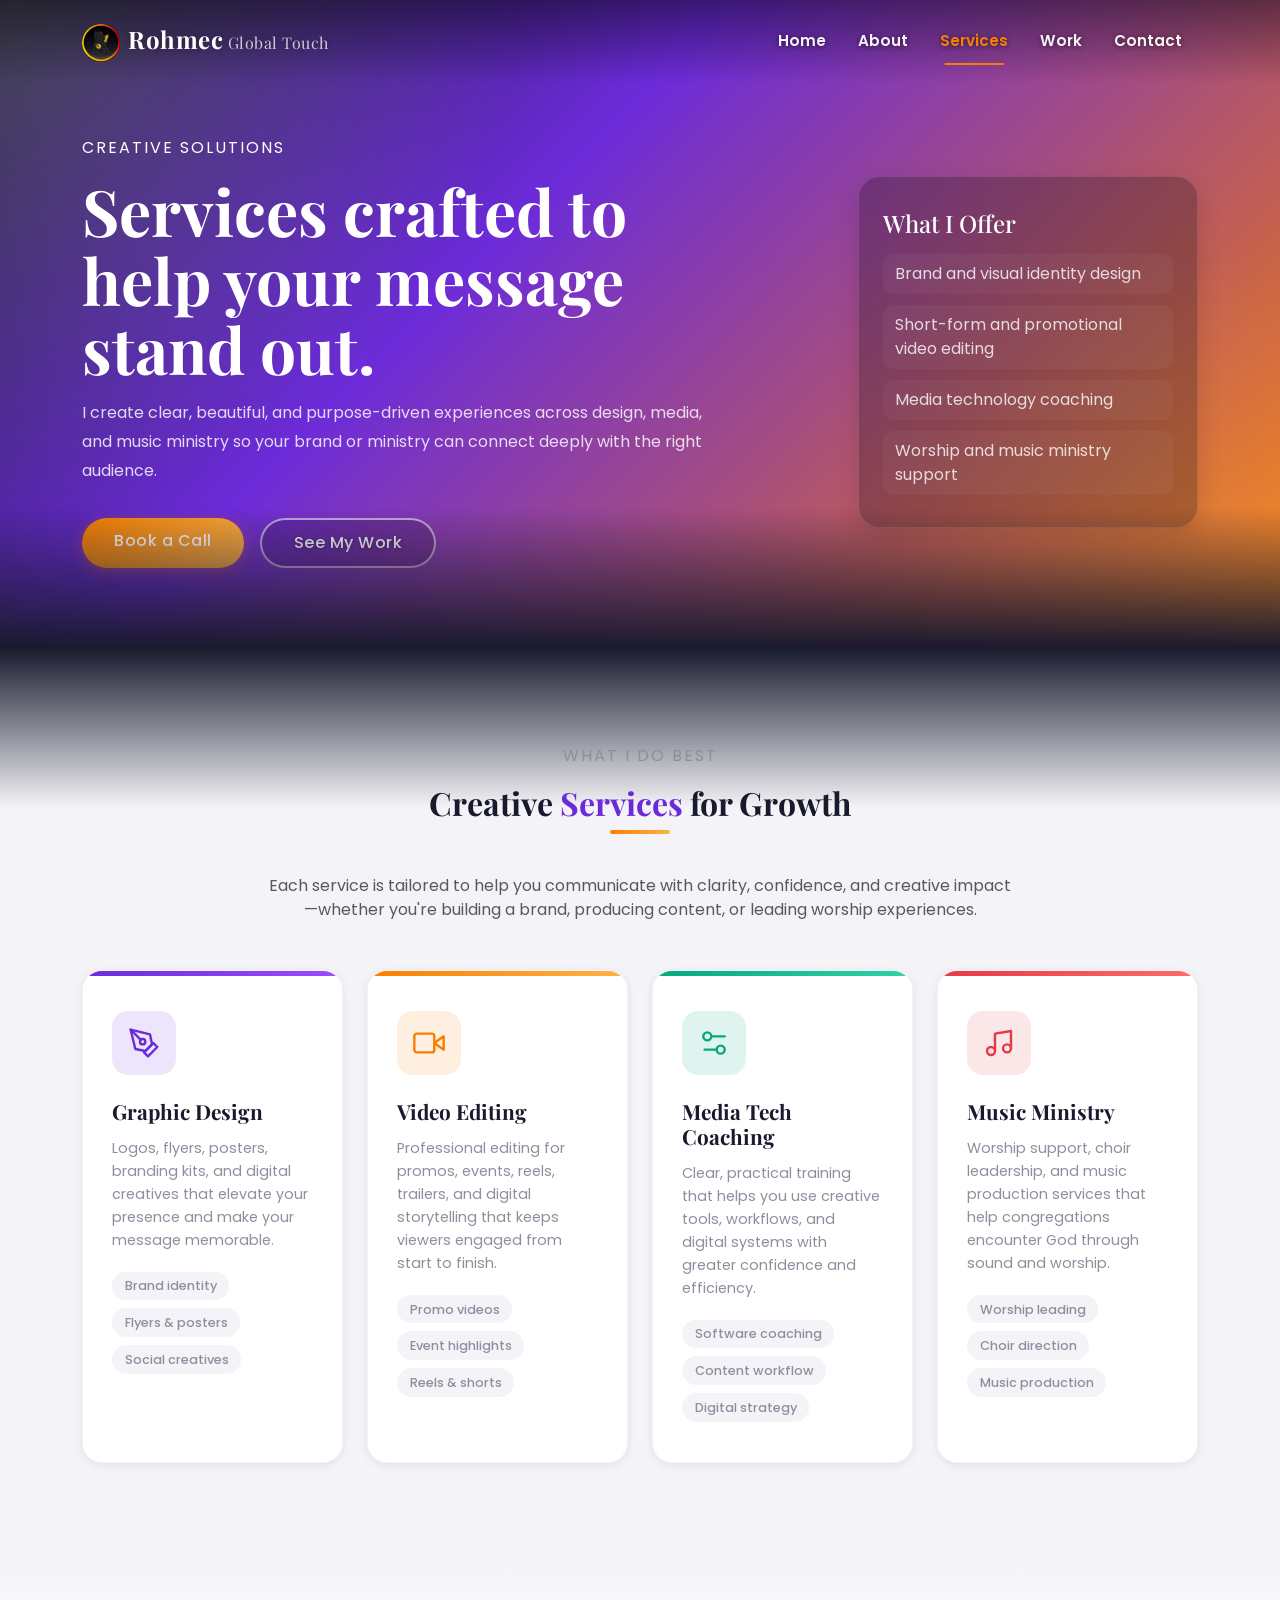
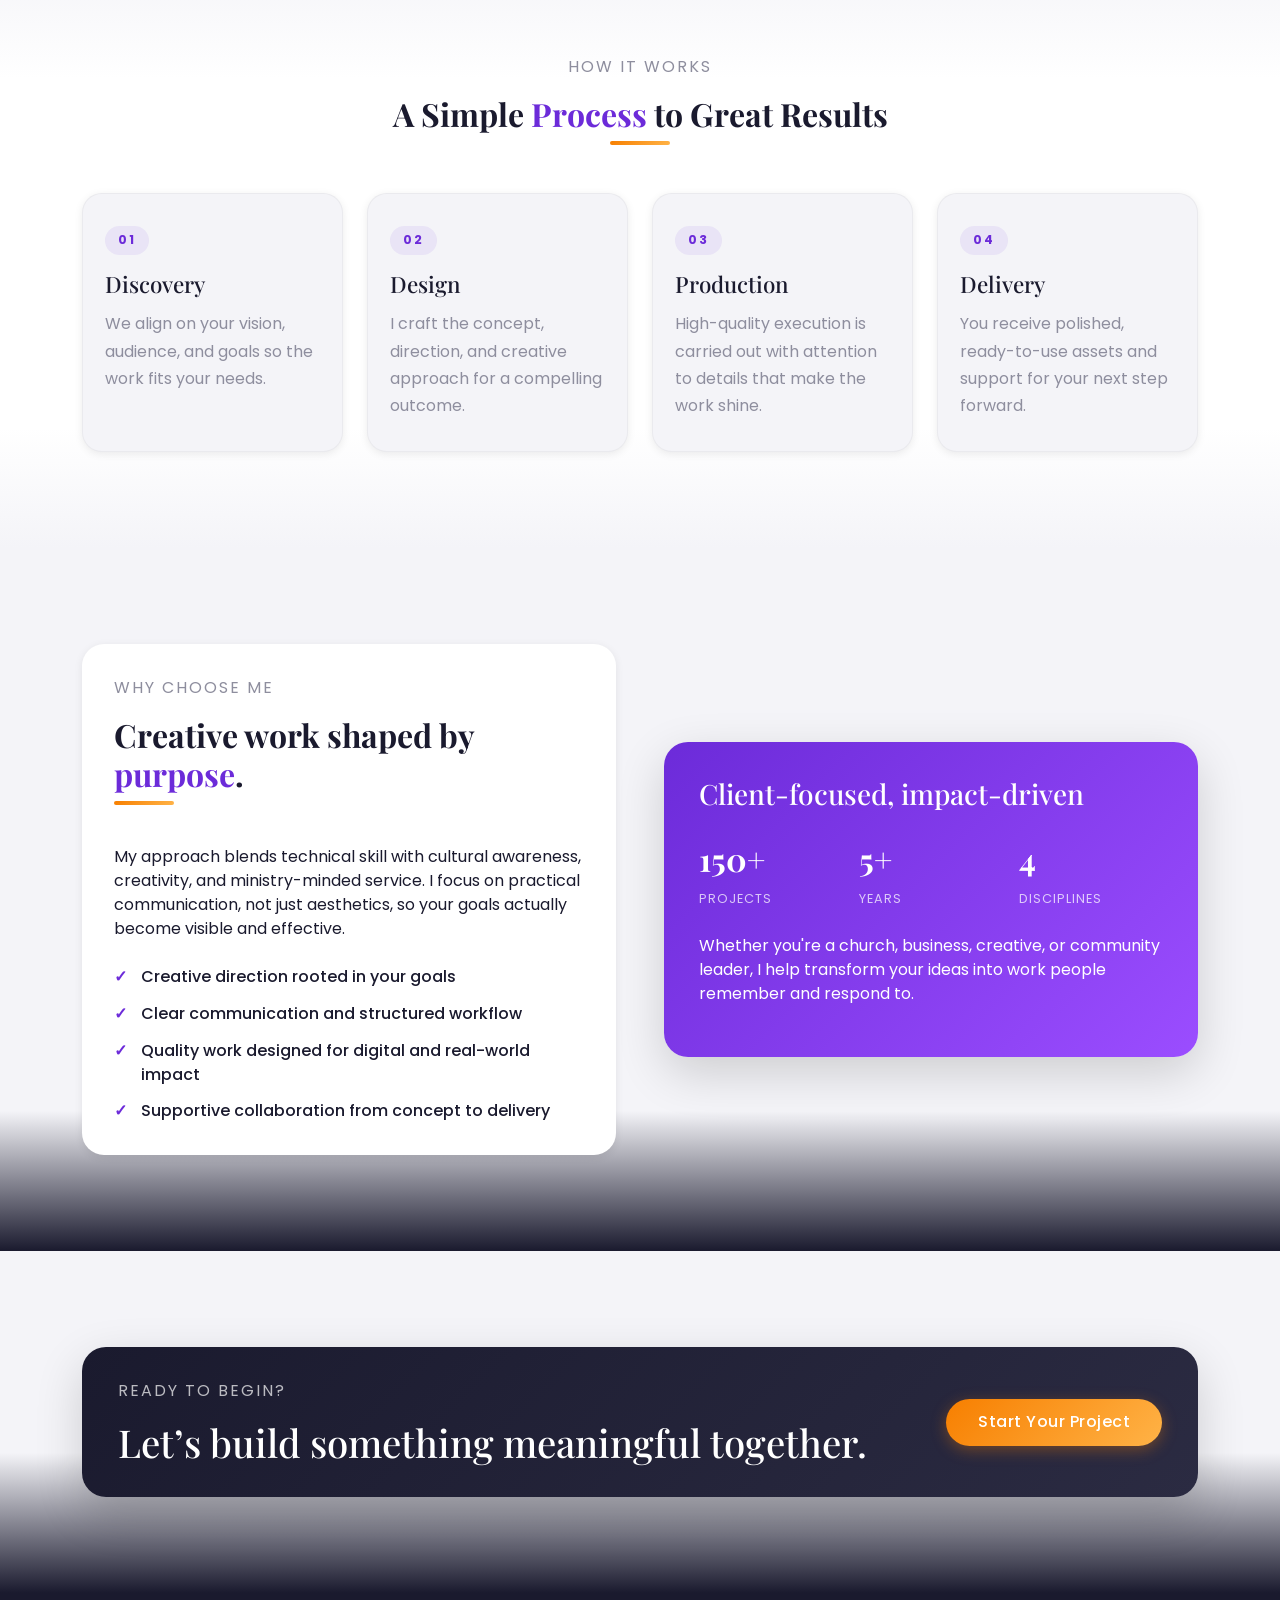
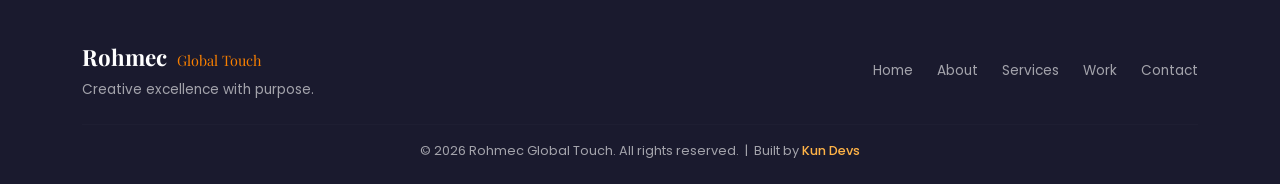
<file: service.html>
<!DOCTYPE html>
<html lang="en">
<head>
    <meta charset="UTF-8">
    <meta name="viewport" content="width=device-width, initial-scale=1.0">
    <meta name="description" content="Rohmec Global Touch service page featuring graphic design, video editing, media tech coaching, and music ministry services.">
    <title>Services | Rohmec Global Touch</title>
    <link rel="icon" type="image/png" href="img/image.png">

    <!-- Bootstrap CSS -->
    <link rel="stylesheet" href="css/bootstrap.min.css">
    <!-- Google Fonts -->
    <link rel="preconnect" href="https://fonts.googleapis.com">
    <link rel="preconnect" href="https://fonts.gstatic.com" crossorigin>
    <link href="https://fonts.googleapis.com/css2?family=Playfair+Display:wght@600;700;900&family=Poppins:wght@300;400;500;600;700&display=swap" rel="stylesheet">
    <!-- Custom CSS -->
    <link rel="stylesheet" href="css/style.css">
</head>
<body>
    <!-- Scroll progress bar -->
    <div class="scroll-progress" id="scrollProgress"></div>

    <nav id="mainNav" class="navbar navbar-expand-lg navbar-dark fixed-top custom-nav">
        <div class="container">
            <a class="navbar-brand fw-bold" href="index.html"><img src="img/image.png" alt="Rohmec Global Touch Logo" class="nav-logo">Rohmec<span>Global Touch</span></a>
            <button class="navbar-toggler" type="button" data-bs-toggle="collapse" data-bs-target="#navItems" aria-controls="navItems" aria-expanded="false" aria-label="Toggle navigation">
                <span class="navbar-toggler-icon"></span>
            </button>
            <div class="collapse navbar-collapse" id="navItems">
                <ul class="navbar-nav ms-auto mb-2 mb-lg-0">
                    <li class="nav-item"><a class="nav-link" href="index.html">Home</a></li>
                    <li class="nav-item"><a class="nav-link" href="about.html">About</a></li>
                    <li class="nav-item"><a class="nav-link active" href="service.html">Services</a></li>
                    <li class="nav-item"><a class="nav-link" href="work.html">Work</a></li>
                    <li class="nav-item"><a class="nav-link" href="contact.html">Contact</a></li>
                </ul>
            </div>
        </div>
    </nav>

    <header class="page-hero service-page-hero">
        <div class="container">
            <div class="row align-items-center g-5">
                <div class="col-lg-8">
                    <span class="section-subtitle text-white">Creative Solutions</span>
                    <h1 class="page-hero-title">Services crafted to help your message stand out.</h1>
                    <p class="page-hero-text">
                        I create clear, beautiful, and purpose-driven experiences across design, media, and music ministry so your brand or ministry can connect deeply with the right audience.
                    </p>
                    <div class="d-flex flex-wrap gap-3 justify-content-center justify-content-lg-start">
                        <a href="contact.html" class="btn btn-primary-custom">Book a Call</a>
                        <a href="work.html" class="btn btn-outline-custom">See My Work</a>
                    </div>
                </div>
                <div class="col-lg-4">
                    <div class="page-hero-panel">
                        <h3>What I Offer</h3>
                        <ul>
                            <li>Brand and visual identity design</li>
                            <li>Short-form and promotional video editing</li>
                            <li>Media technology coaching</li>
                            <li>Worship and music ministry support</li>
                        </ul>
                    </div>
                </div>
            </div>
        </div>
    </header>

    <main>
        <section class="section services-section page-services">
            <div class="container">
                <div class="text-center mb-5" data-reveal>
                    <span class="section-subtitle">What I Do Best</span>
                    <h2 class="section-title">Creative <span>Services</span> for Growth</h2>
                    <div class="section-divider mx-auto"></div>
                    <p class="text-muted col-lg-8 mx-auto">
                        Each service is tailored to help you communicate with clarity, confidence, and creative impact—whether you're building a brand, producing content, or leading worship experiences.
                    </p>
                </div>

                <div class="row g-4">
                    <div class="col-md-6 col-lg-3" data-reveal data-reveal-delay="1">
                        <div class="service-card" data-color="violet">
                            <div class="service-icon">
                                <svg viewBox="0 0 24 24" fill="none" stroke="currentColor" stroke-width="1.8" stroke-linecap="round" stroke-linejoin="round">
                                    <path d="M12 19l7-7 3 3-7 7-3-3z"/>
                                    <path d="M18 13l-1.5-7.5L2 2l3.5 14.5L13 18l5-5z"/>
                                    <path d="M2 2l7.586 7.586"/>
                                    <circle cx="11" cy="11" r="2"/>
                                </svg>
                            </div>
                            <h3 class="service-title">Graphic Design</h3>
                            <p class="service-desc">
                                Logos, flyers, posters, branding kits, and digital creatives that elevate your presence and make your message memorable.
                            </p>
                            <ul class="service-list">
                                <li>Brand identity</li>
                                <li>Flyers &amp; posters</li>
                                <li>Social creatives</li>
                            </ul>
                        </div>
                    </div>

                    <div class="col-md-6 col-lg-3" data-reveal data-reveal-delay="2">
                        <div class="service-card" data-color="amber">
                            <div class="service-icon">
                                <svg viewBox="0 0 24 24" fill="none" stroke="currentColor" stroke-width="1.8" stroke-linecap="round" stroke-linejoin="round">
                                    <polygon points="23 7 16 12 23 17 23 7"/>
                                    <rect x="1" y="5" width="15" height="14" rx="2" ry="2"/>
                                </svg>
                            </div>
                            <h3 class="service-title">Video Editing</h3>
                            <p class="service-desc">
                                Professional editing for promos, events, reels, trailers, and digital storytelling that keeps viewers engaged from start to finish.
                            </p>
                            <ul class="service-list">
                                <li>Promo videos</li>
                                <li>Event highlights</li>
                                <li>Reels &amp; shorts</li>
                            </ul>
                        </div>
                    </div>

                    <div class="col-md-6 col-lg-3" data-reveal data-reveal-delay="3">
                        <div class="service-card" data-color="teal">
                            <div class="service-icon">
                                <svg viewBox="0 0 24 24" fill="none" stroke="currentColor" stroke-width="1.8" stroke-linecap="round" stroke-linejoin="round">
                                    <path d="M20 7h-9"/>
                                    <path d="M14 17H5"/>
                                    <circle cx="17" cy="17" r="3"/>
                                    <circle cx="7" cy="7" r="3"/>
                                </svg>
                            </div>
                            <h3 class="service-title">Media Tech Coaching</h3>
                            <p class="service-desc">
                                Clear, practical training that helps you use creative tools, workflows, and digital systems with greater confidence and efficiency.
                            </p>
                            <ul class="service-list">
                                <li>Software coaching</li>
                                <li>Content workflow</li>
                                <li>Digital strategy</li>
                            </ul>
                        </div>
                    </div>

                    <div class="col-md-6 col-lg-3" data-reveal data-reveal-delay="4">
                        <div class="service-card" data-color="coral">
                            <div class="service-icon">
                                <svg viewBox="0 0 24 24" fill="none" stroke="currentColor" stroke-width="1.8" stroke-linecap="round" stroke-linejoin="round">
                                    <path d="M9 18V5l12-2v13"/>
                                    <circle cx="6" cy="18" r="3"/>
                                    <circle cx="18" cy="16" r="3"/>
                                </svg>
                            </div>
                            <h3 class="service-title">Music Ministry</h3>
                            <p class="service-desc">
                                Worship support, choir leadership, and music production services that help congregations encounter God through sound and worship.
                            </p>
                            <ul class="service-list">
                                <li>Worship leading</li>
                                <li>Choir direction</li>
                                <li>Music production</li>
                            </ul>
                        </div>
                    </div>
                </div>
            </div>
        </section>

        <section class="section process-section">
            <div class="container">
                <div class="text-center mb-5" data-reveal>
                    <span class="section-subtitle">How It Works</span>
                    <h2 class="section-title">A Simple <span>Process</span> to Great Results</h2>
                    <div class="section-divider mx-auto"></div>
                </div>

                <div class="row g-4">
                    <div class="col-md-6 col-lg-3" data-reveal data-reveal-delay="1">
                        <div class="process-step">
                            <span class="step-number">01</span>
                            <h3>Discovery</h3>
                            <p>We align on your vision, audience, and goals so the work fits your needs.</p>
                        </div>
                    </div>
                    <div class="col-md-6 col-lg-3" data-reveal data-reveal-delay="2">
                        <div class="process-step">
                            <span class="step-number">02</span>
                            <h3>Design</h3>
                            <p>I craft the concept, direction, and creative approach for a compelling outcome.</p>
                        </div>
                    </div>
                    <div class="col-md-6 col-lg-3" data-reveal data-reveal-delay="3">
                        <div class="process-step">
                            <span class="step-number">03</span>
                            <h3>Production</h3>
                            <p>High-quality execution is carried out with attention to details that make the work shine.</p>
                        </div>
                    </div>
                    <div class="col-md-6 col-lg-3" data-reveal data-reveal-delay="4">
                        <div class="process-step">
                            <span class="step-number">04</span>
                            <h3>Delivery</h3>
                            <p>You receive polished, ready-to-use assets and support for your next step forward.</p>
                        </div>
                    </div>
                </div>
            </div>
        </section>

        <section class="section why-us-section">
            <div class="container">
                <div class="row align-items-center g-5">
                    <div class="col-lg-6" data-reveal="left">
                        <div class="feature-box">
                            <span class="section-subtitle">Why Choose Me</span>
                            <h2 class="section-title">Creative work shaped by <span>purpose</span>.</h2>
                            <div class="section-divider"></div>
                            <p>
                                My approach blends technical skill with cultural awareness, creativity, and ministry-minded service. I focus on practical communication, not just aesthetics, so your goals actually become visible and effective.
                            </p>
                            <ul class="feature-list">
                                <li>Creative direction rooted in your goals</li>
                                <li>Clear communication and structured workflow</li>
                                <li>Quality work designed for digital and real-world impact</li>
                                <li>Supportive collaboration from concept to delivery</li>
                            </ul>
                        </div>
                    </div>
                    <div class="col-lg-6" data-reveal="right">
                        <div class="insight-card">
                            <h3>Client-focused, impact-driven</h3>
                            <div class="metric-row">
                                <div>
                                    <strong>150+</strong>
                                    <span>Projects</span>
                                </div>
                                <div>
                                    <strong>5+</strong>
                                    <span>Years</span>
                                </div>
                                <div>
                                    <strong>4</strong>
                                    <span>Disciplines</span>
                                </div>
                            </div>
                            <p>
                                Whether you're a church, business, creative, or community leader, I help transform your ideas into work people remember and respond to.
                            </p>
                        </div>
                    </div>
                </div>
            </div>
        </section>

        <section class="section cta-section">
            <div class="container">
                <div class="cta-box" data-reveal>
                    <div>
                        <span class="section-subtitle">Ready to Begin?</span>
                        <h2>Let’s build something meaningful together.</h2>
                    </div>
                    <a href="contact.html" class="btn btn-primary-custom">Start Your Project</a>
                </div>
            </div>
        </section>
    </main>

    <footer class="footer">
        <div class="container">
            <div class="row align-items-center">
                <div class="col-md-6 text-center text-md-start mb-3 mb-md-0">
                    <a class="footer-brand" href="index.html">Rohmec <span>Global Touch</span></a>
                    <p class="footer-tagline">Creative excellence with purpose.</p>
                </div>
                <div class="col-md-6 text-center text-md-end">
                    <div class="footer-nav">
                        <a href="index.html">Home</a>
                        <a href="about.html">About</a>
                        <a href="service.html">Services</a>
                        <a href="work.html">Work</a>
                        <a href="contact.html">Contact</a>
                    </div>
                </div>
            </div>
            <hr class="footer-divider">
            <p class="footer-copy text-center">&copy; <span id="year"></span> Rohmec Global Touch. All rights reserved. &nbsp;|&nbsp; Built by <a href="#" target="_blank" rel="noopener" class="footer-dev-link">Kun Devs</a></p>
        </div>
    </footer>

    <script src="js/bootstrap.bundle.min.js"></script>
    <script>
        const nav = document.querySelector('.custom-nav');
        const scrollProgress = document.getElementById('scrollProgress');

        window.addEventListener('scroll', () => {
            nav.classList.toggle('scrolled', window.scrollY > 30);

            // Scroll progress bar
            const scrollTop = window.scrollY;
            const docHeight = document.documentElement.scrollHeight - window.innerHeight;
            scrollProgress.style.width = (docHeight > 0 ? (scrollTop / docHeight) * 100 : 0) + '%';
        });

        document.getElementById('year').textContent = new Date().getFullYear();

        const revealElements = document.querySelectorAll('[data-reveal]');
        const revealObserver = new IntersectionObserver((entries) => {
            entries.forEach(entry => {
                if (entry.isIntersecting) {
                    entry.target.classList.add('reveal-in');
                    revealObserver.unobserve(entry.target);
                }
            });
        }, { threshold: 0.2 });

        revealElements.forEach(el => revealObserver.observe(el));
    </script>
</body>
</html>
</file>
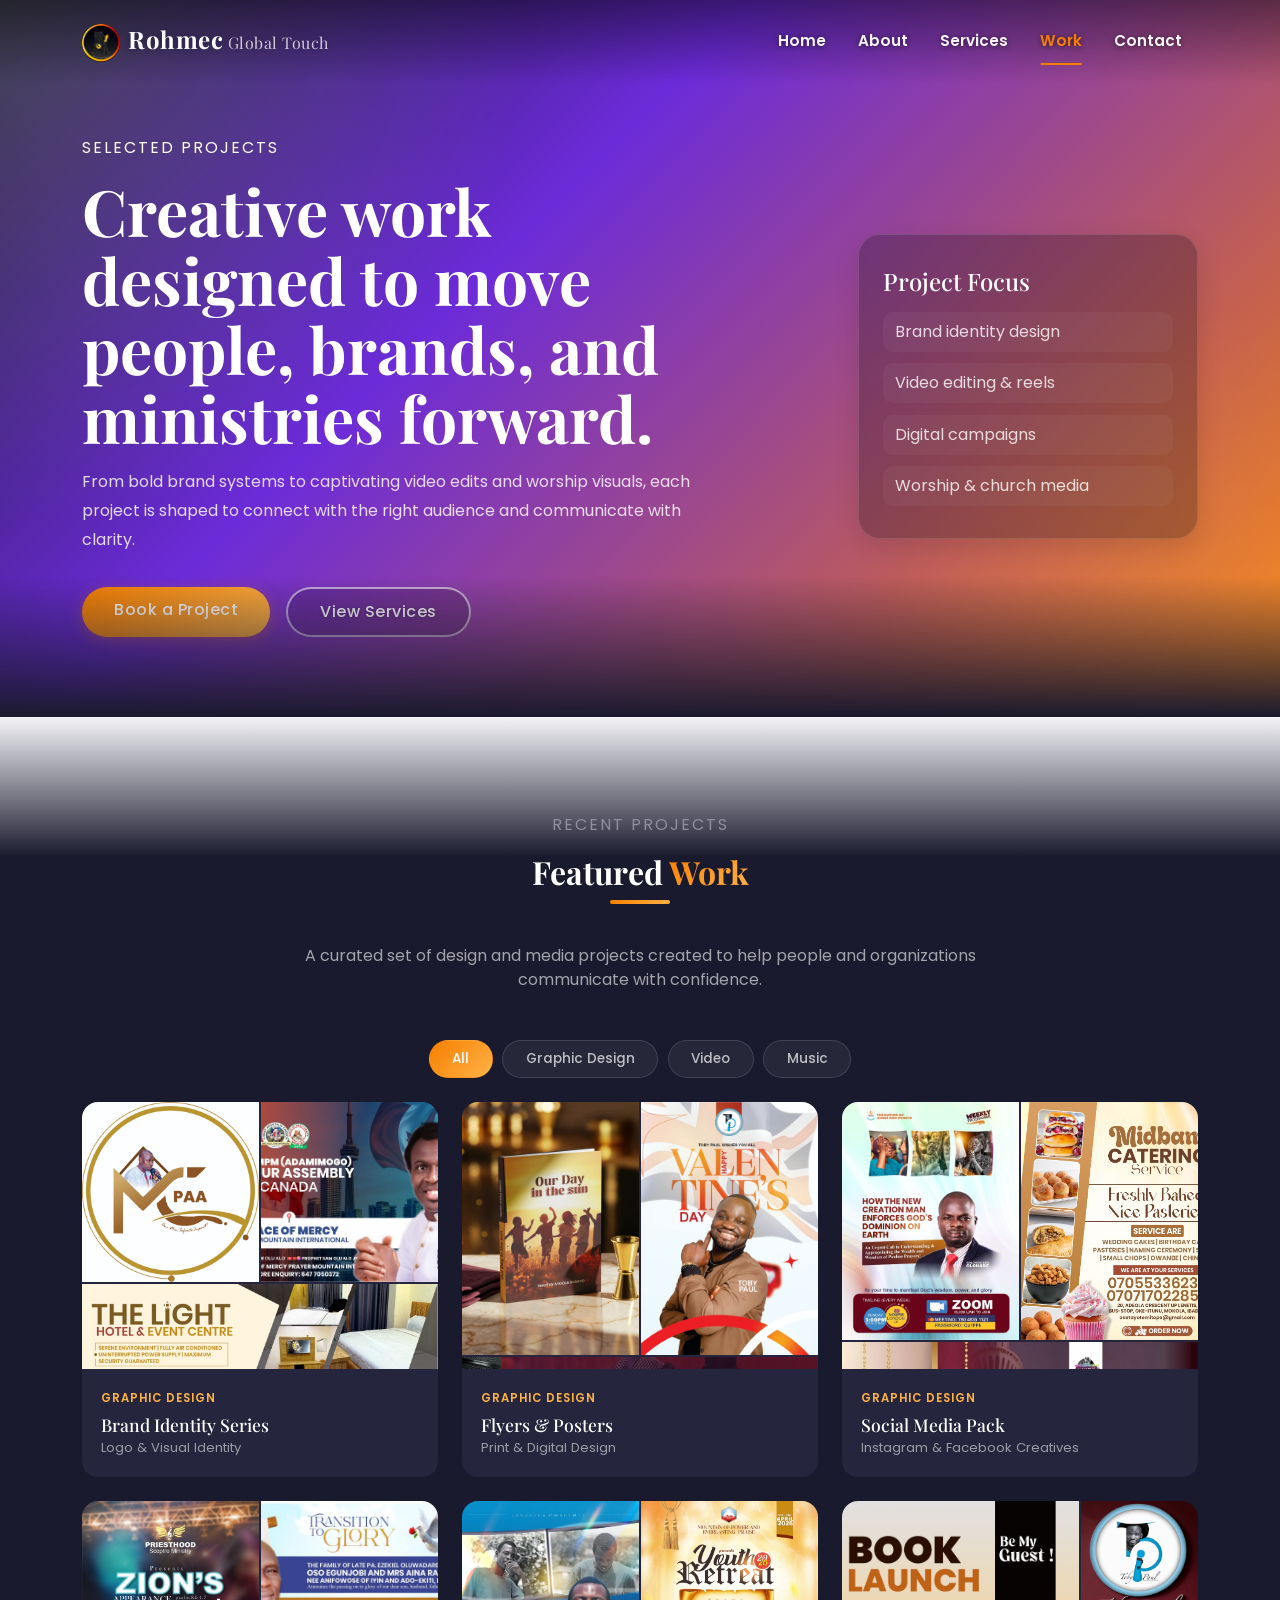
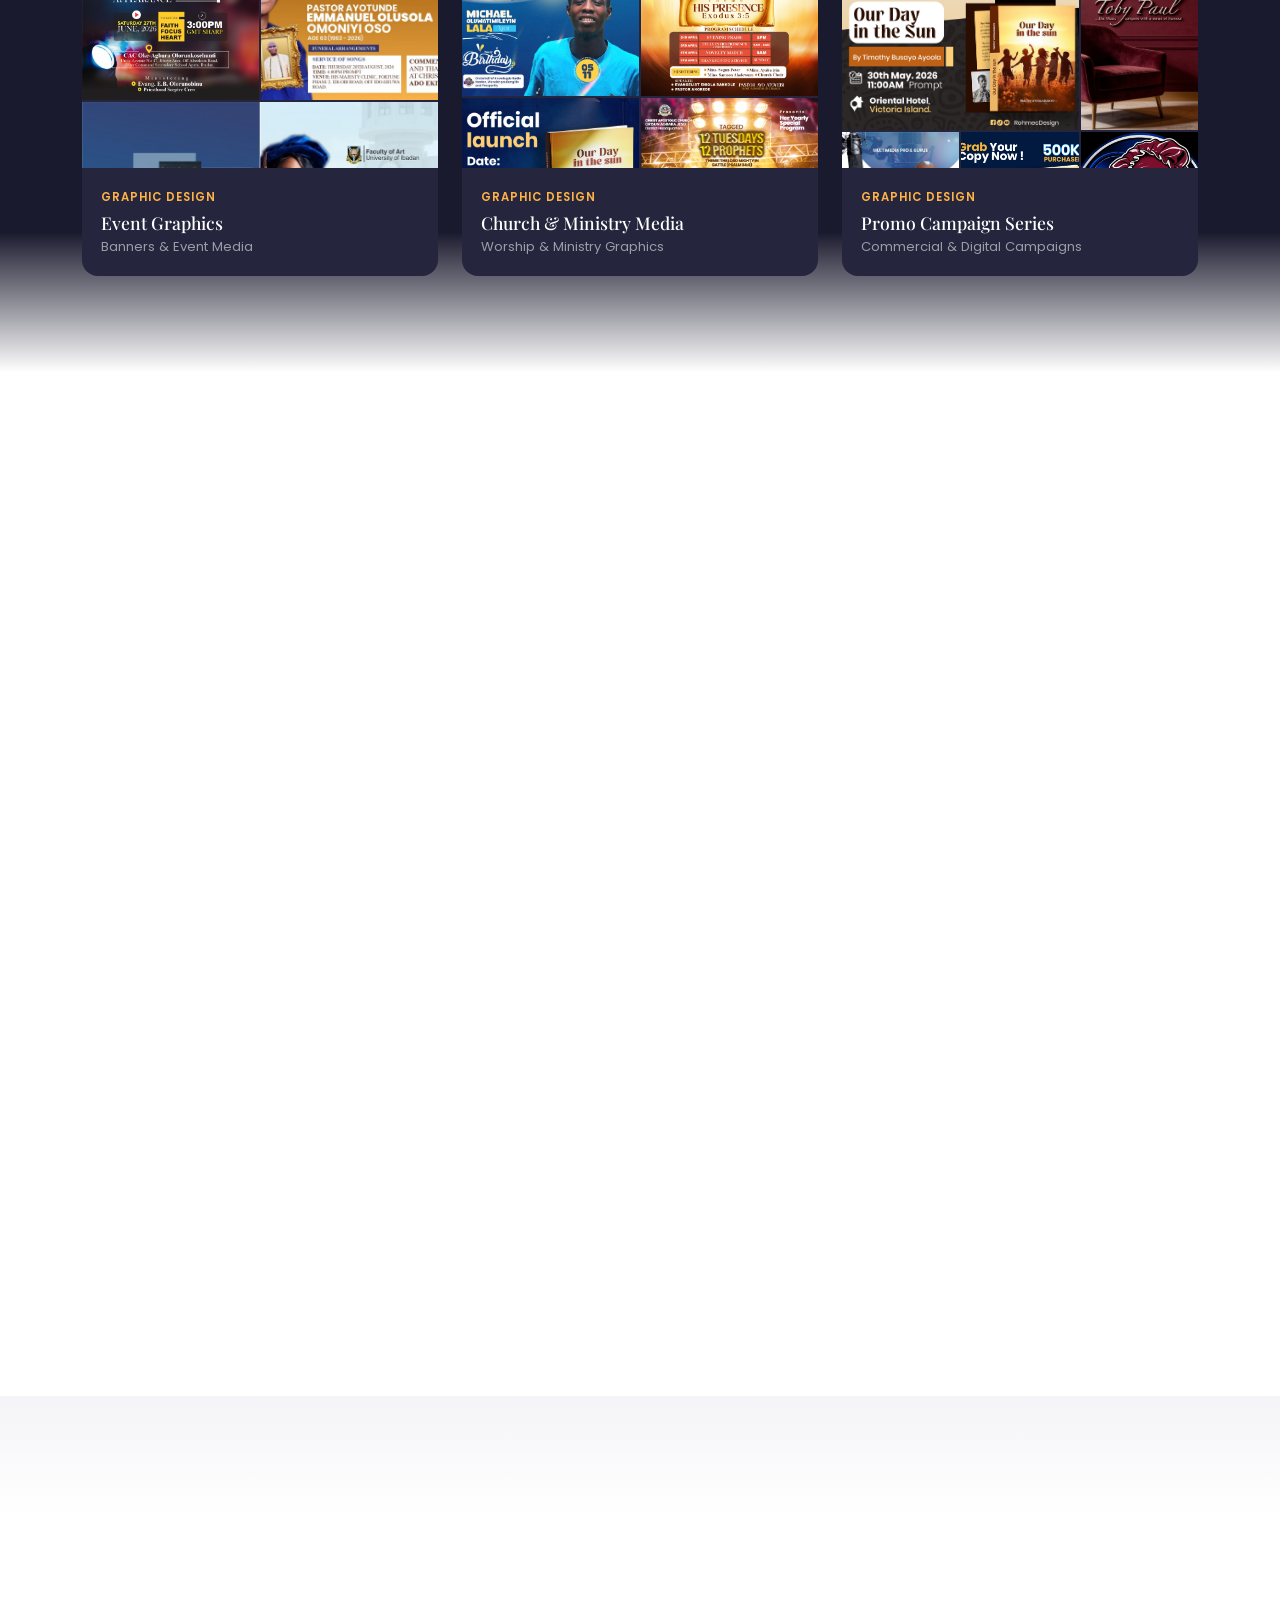
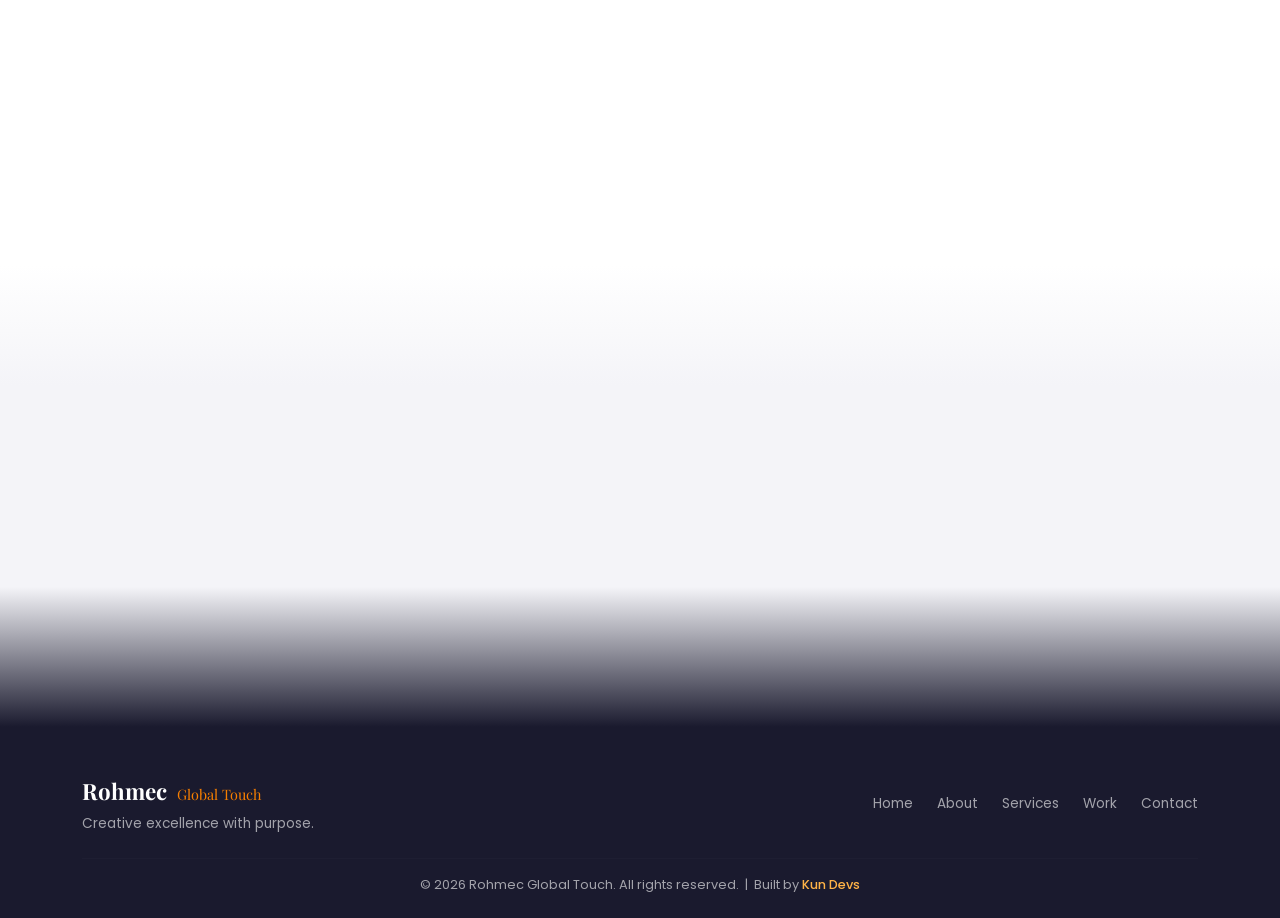
<file: work.html>
<!DOCTYPE html>
<html lang="en">
<head>
    <meta charset="UTF-8">
    <meta name="viewport" content="width=device-width, initial-scale=1.0">
    <meta name="description" content="Rohmec Global Touch portfolio page showing selected work in graphic design, video editing, music production, and media technology coaching.">
    <title>Work | Rohmec Global Touch</title>
    <link rel="icon" type="image/png" href="img/image.png">

    <link rel="stylesheet" href="css/bootstrap.min.css">
    <link rel="preconnect" href="https://fonts.googleapis.com">
    <link rel="preconnect" href="https://fonts.gstatic.com" crossorigin>
    <link href="https://fonts.googleapis.com/css2?family=Playfair+Display:wght@600;700;900&family=Poppins:wght@300;400;500;600;700&display=swap" rel="stylesheet">
    <link rel="stylesheet" href="css/style.css">
</head>
<body>
    <!-- Scroll progress bar -->
    <div class="scroll-progress" id="scrollProgress"></div>

    <nav id="mainNav" class="navbar navbar-expand-lg navbar-dark fixed-top custom-nav">
        <div class="container">
            <a class="navbar-brand fw-bold" href="index.html"><img src="img/image.png" alt="Rohmec Global Touch Logo" class="nav-logo">Rohmec<span>Global Touch</span></a>
            <button class="navbar-toggler" type="button" data-bs-toggle="collapse" data-bs-target="#navItems" aria-controls="navItems" aria-expanded="false" aria-label="Toggle navigation">
                <span class="navbar-toggler-icon"></span>
            </button>
            <div class="collapse navbar-collapse" id="navItems">
                <ul class="navbar-nav ms-auto mb-2 mb-lg-0">
                    <li class="nav-item"><a class="nav-link" href="index.html">Home</a></li>
                    <li class="nav-item"><a class="nav-link" href="about.html">About</a></li>
                    <li class="nav-item"><a class="nav-link" href="service.html">Services</a></li>
                    <li class="nav-item"><a class="nav-link active" href="work.html">Work</a></li>
                    <li class="nav-item"><a class="nav-link" href="contact.html">Contact</a></li>
                </ul>
            </div>
        </div>
    </nav>

    <header class="page-hero work-page-hero">
        <div class="container">
            <div class="row align-items-center g-5">
                <div class="col-lg-8">
                    <span class="section-subtitle text-white">Selected Projects</span>
                    <h1 class="page-hero-title">Creative work designed to move people, brands, and ministries forward.</h1>
                    <p class="page-hero-text">
                        From bold brand systems to captivating video edits and worship visuals, each project is shaped to connect with the right audience and communicate with clarity.
                    </p>
                    <div class="d-flex flex-wrap gap-3 justify-content-center justify-content-lg-start">
                        <a href="contact.html" class="btn btn-primary-custom">Book a Project</a>
                        <a href="service.html" class="btn btn-outline-custom">View Services</a>
                    </div>
                </div>
                <div class="col-lg-4">
                    <div class="page-hero-panel">
                        <h3>Project Focus</h3>
                        <ul>
                            <li>Brand identity design</li>
                            <li>Video editing & reels</li>
                            <li>Digital campaigns</li>
                            <li>Worship & church media</li>
                        </ul>
                    </div>
                </div>
            </div>
        </div>
    </header>

    <main>
        <section class="section work-section">
            <div class="container">
                <div class="text-center mb-5" data-reveal>
                    <span class="section-subtitle">Recent Projects</span>
                    <h2 class="section-title">Featured <span>Work</span></h2>
                    <div class="section-divider mx-auto"></div>
                    <p class="text-muted col-lg-8 mx-auto">
                        A curated set of design and media projects created to help people and organizations communicate with confidence.
                    </p>
                </div>

                <div class="work-filters text-center mb-4" data-reveal>
                    <button class="work-filter-btn active" data-filter="all">All</button>
                    <button class="work-filter-btn" data-filter="design">Graphic Design</button>
                    <button class="work-filter-btn" data-filter="video">Video</button>
                    <button class="work-filter-btn" data-filter="music">Music</button>
                </div>

                <div class="row g-4">

                    <!-- Card 1 — 3 images -->
                    <div class="col-md-6 col-lg-4 work-item" data-category="design" data-reveal data-reveal-delay="1">
                        <div class="work-card">
                            <div class="work-collage work-collage-3">
                                <img src="img/ABTV6512.JPG" alt="Brand Identity">
                                <img src="img/AMBE3728.JPG" alt="Branding">
                                <img src="img/AQDU8779.JPG" alt="Visual Design">
                            </div>
                            <div class="work-card-body">
                                <span class="work-tag-inline">Graphic Design</span>
                                <h4 class="work-name-body">Brand Identity Series</h4>
                                <p class="work-cat-body">Logo &amp; Visual Identity</p>
                            </div>
                        </div>
                    </div>

                    <!-- Card 2 — 3 images -->
                    <div class="col-md-6 col-lg-4 work-item" data-category="design" data-reveal data-reveal-delay="2">
                        <div class="work-card">
                            <div class="work-collage work-collage-3">
                                <img src="img/BCMC8888.JPG" alt="Poster">
                                <img src="img/BLYQ4052.JPG" alt="Flyer">
                                <img src="img/ESPD2457.JPG" alt="Print Design">
                            </div>
                            <div class="work-card-body">
                                <span class="work-tag-inline">Graphic Design</span>
                                <h4 class="work-name-body">Flyers &amp; Posters</h4>
                                <p class="work-cat-body">Print &amp; Digital Design</p>
                            </div>
                        </div>
                    </div>

                    <!-- Card 3 — 3 images -->
                    <div class="col-md-6 col-lg-4 work-item" data-category="design" data-reveal data-reveal-delay="3">
                        <div class="work-card">
                            <div class="work-collage work-collage-3">
                                <img src="img/FXJA8581.JPG" alt="Social Creative">
                                <img src="img/GXQA4476.JPG" alt="Digital Post">
                                <img src="img/JNIQ2607.JPG" alt="Social Media">
                            </div>
                            <div class="work-card-body">
                                <span class="work-tag-inline">Graphic Design</span>
                                <h4 class="work-name-body">Social Media Pack</h4>
                                <p class="work-cat-body">Instagram &amp; Facebook Creatives</p>
                            </div>
                        </div>
                    </div>

                    <!-- Card 4 — 3 images -->
                    <div class="col-md-6 col-lg-4 work-item" data-category="design" data-reveal data-reveal-delay="1">
                        <div class="work-card">
                            <div class="work-collage work-collage-3">
                                <img src="img/JQMS2717.JPG" alt="Event Graphic">
                                <img src="img/KXGP6350.JPG" alt="Event Banner">
                                <img src="img/LGRJ8744.JPG" alt="Event Media">
                            </div>
                            <div class="work-card-body">
                                <span class="work-tag-inline">Graphic Design</span>
                                <h4 class="work-name-body">Event Graphics</h4>
                                <p class="work-cat-body">Banners &amp; Event Media</p>
                            </div>
                        </div>
                    </div>

                    <!-- Card 5 — 4 images -->
                    <div class="col-md-6 col-lg-4 work-item" data-category="design" data-reveal data-reveal-delay="2">
                        <div class="work-card">
                            <div class="work-collage work-collage-4">
                                <img src="img/NIKN2908.JPG" alt="Church Media">
                                <img src="img/NTKM1678.JPG" alt="Worship Graphic">
                                <img src="img/OZJH8790.JPG" alt="Ministry Design">
                                <img src="img/SQKN4604.JPG" alt="Ministry Media">
                            </div>
                            <div class="work-card-body">
                                <span class="work-tag-inline">Graphic Design</span>
                                <h4 class="work-name-body">Church &amp; Ministry Media</h4>
                                <p class="work-cat-body">Worship &amp; Ministry Graphics</p>
                            </div>
                        </div>
                    </div>

                    <!-- Card 6 — 5 images -->
                    <div class="col-md-6 col-lg-4 work-item" data-category="design" data-reveal data-reveal-delay="3">
                        <div class="work-card">
                            <div class="work-collage work-collage-5">
                                <img src="img/TBFM7253.JPG" alt="Campaign 1">
                                <img src="img/UXFX2876.JPG" alt="Campaign 2">
                                <img src="img/XAQK6644.JPG" alt="Campaign 3">
                                <img src="img/XPCU9861.JPG" alt="Campaign 4">
                                <img src="img/XRHL5027.JPG" alt="Campaign 5">
                            </div>
                            <div class="work-card-body">
                                <span class="work-tag-inline">Graphic Design</span>
                                <h4 class="work-name-body">Promo Campaign Series</h4>
                                <p class="work-cat-body">Commercial &amp; Digital Campaigns</p>
                            </div>
                        </div>
                    </div>

                </div>
            </div>
        </section>


        <section class="section pricing-section">
            <div class="container">
                <div class="text-center mb-5" data-reveal>
                    <span class="section-subtitle">Transparent Pricing</span>
                    <h2 class="section-title">Price <span>Catalogue</span></h2>
                    <div class="section-divider mx-auto"></div>
                    <p class="text-muted col-lg-8 mx-auto">
                        Clear, straightforward rates for every creative service. No hidden fees — just quality work at honest prices.
                    </p>
                </div>

                <div class="row align-items-center g-5">
                    <!-- Image -->
                    <div class="col-lg-5" data-reveal="left">
                        <div class="pricing-image-wrap">
                            <img src="img/pricing.jpg" alt="Rohmec Media and Co. Price Catalogue" class="pricing-img">
                        </div>
                    </div>

                    <!-- Pricing cards -->
                    <div class="col-lg-7" data-reveal="right">
                        <div class="row g-3">

                            <div class="col-sm-6">
                                <div class="price-card">
                                    <h4 class="price-cat">Church Designs / Programme</h4>
                                    <ul class="price-list">
                                        <li><span class="price-item">Textual Design</span><span class="price-val">₦5,000</span></li>
                                        <li><span class="price-item">Textual with Pictures</span><span class="price-val">₦10,000</span></li>
                                    </ul>
                                </div>
                            </div>

                            <div class="col-sm-6">
                                <div class="price-card">
                                    <h4 class="price-cat">Business Programme</h4>
                                    <ul class="price-list">
                                        <li><span class="price-item">Textual Only</span><span class="price-val">₦10,000</span></li>
                                        <li><span class="price-item">Textual with Picture</span><span class="price-val">₦15,000</span></li>
                                    </ul>
                                </div>
                            </div>

                            <div class="col-sm-6">
                                <div class="price-card price-card-featured">
                                    <h4 class="price-cat">Branding with Logo</h4>
                                    <ul class="price-list">
                                        <li><span class="price-item">Small Scale Company</span><span class="price-val">₦50,000</span></li>
                                        <li><span class="price-item">Large Scale Company</span><span class="price-val">₦150,000</span></li>
                                        <li><span class="price-item">Partnership Company</span><span class="price-val">₦500,000</span></li>
                                    </ul>
                                </div>
                            </div>

                            <div class="col-sm-6">
                                <div class="price-card">
                                    <h4 class="price-cat">Occasion Design</h4>
                                    <p class="price-note">Wedding · Birthday · Burial · Retirement · Convocation etc.</p>
                                    <ul class="price-list">
                                        <li><span class="price-item">Textual Only</span><span class="price-val">₦7,000</span></li>
                                        <li><span class="price-item">Textual with Pictures</span><span class="price-val">₦15,000</span></li>
                                    </ul>
                                </div>
                            </div>

                            <div class="col-12">
                                <div class="price-card">
                                    <h4 class="price-cat">Occasion with Printing</h4>
                                    <ul class="price-list">
                                        <li><span class="price-item">Textual Design</span><span class="price-val">₦5,000</span></li>
                                        <li><span class="price-item">Textual with Pictures</span><span class="price-val">₦7,000</span></li>
                                    </ul>
                                </div>
                            </div>

                        </div>

                        <div class="mt-4">
                            <a href="contact.html" class="btn btn-primary-custom">Get a Custom Quote</a>
                        </div>
                    </div>
                </div>
            </div>
        </section>

        <section class="section process-section">
            <div class="container">
                <div class="text-center mb-5" data-reveal>
                    <span class="section-subtitle">How I Work</span>
                    <h2 class="section-title">My <span>Process</span></h2>
                    <div class="section-divider mx-auto"></div>
                </div>

                <div class="row g-4">
                    <div class="col-md-6 col-lg-3" data-reveal data-reveal-delay="1">
                        <div class="process-step">
                            <span class="step-number">01</span>
                            <h3>Discover</h3>
                            <p>I learn your goals, audience, and visual direction before creating anything.</p>
                        </div>
                    </div>

                    <div class="col-md-6 col-lg-3" data-reveal data-reveal-delay="2">
                        <div class="process-step">
                            <span class="step-number">02</span>
                            <h3>Design</h3>
                            <p>Concepts and visuals are developed around the message you want to communicate.</p>
                        </div>
                    </div>

                    <div class="col-md-6 col-lg-3" data-reveal data-reveal-delay="3">
                        <div class="process-step">
                            <span class="step-number">03</span>
                            <h3>Create</h3>
                            <p>Final production is executed with attention to quality, rhythm, and clarity.</p>
                        </div>
                    </div>

                    <div class="col-md-6 col-lg-3" data-reveal data-reveal-delay="4">
                        <div class="process-step">
                            <span class="step-number">04</span>
                            <h3>Deliver</h3>
                            <p>You receive polished assets ready for launch, outreach, or ministry impact.</p>
                        </div>
                    </div>
                </div>
            </div>
        </section>

        <section class="section cta-section">
            <div class="container">
                <div class="cta-box" data-reveal>
                    <div>
                        <span class="section-subtitle">Need a project done?</span>
                        <h2>Let’s create something impactful.</h2>
                    </div>
                    <a href="contact.html" class="btn btn-primary-custom">Start Your Project</a>
                </div>
            </div>
        </section>
    </main>

    <footer class="footer">
        <div class="container">
            <div class="row align-items-center">
                <div class="col-md-6 text-center text-md-start mb-3 mb-md-0">
                    <a class="footer-brand" href="index.html">Rohmec <span>Global Touch</span></a>
                    <p class="footer-tagline">Creative excellence with purpose.</p>
                </div>
                <div class="col-md-6 text-center text-md-end">
                    <div class="footer-nav">
                        <a href="index.html">Home</a>
                        <a href="about.html">About</a>
                        <a href="service.html">Services</a>
                        <a href="work.html">Work</a>
                        <a href="contact.html">Contact</a>
                    </div>
                </div>
            </div>
            <hr class="footer-divider">
            <p class="footer-copy text-center">&copy; <span id="year"></span> Rohmec Global Touch. All rights reserved. &nbsp;|&nbsp; Built by <a href="#" target="_blank" rel="noopener" class="footer-dev-link">Kun Devs</a></p>
        </div>
    </footer>

    <script src="js/bootstrap.bundle.min.js"></script>
    <script>
        const nav = document.getElementById('mainNav');
        const scrollProgress = document.getElementById('scrollProgress');

        window.addEventListener('scroll', () => {
            nav.classList.toggle('scrolled', window.scrollY > 30);
            const scrollTop = window.scrollY;
            const docHeight = document.documentElement.scrollHeight - window.innerHeight;
            scrollProgress.style.width = (docHeight > 0 ? (scrollTop / docHeight) * 100 : 0) + '%';
        });

        const revealObserver = new IntersectionObserver((entries) => {
            entries.forEach(entry => {
                if (entry.isIntersecting) {
                    entry.target.classList.add('reveal-in');
                    revealObserver.unobserve(entry.target);
                }
            });
        }, { threshold: 0.15, rootMargin: '0px 0px -50px 0px' });

        document.querySelectorAll('[data-reveal]').forEach(el => revealObserver.observe(el));

        const filterBtns = document.querySelectorAll('.work-filter-btn');
        const workItems = document.querySelectorAll('.work-item');

        filterBtns.forEach(btn => {
            btn.addEventListener('click', () => {
                filterBtns.forEach(b => b.classList.remove('active'));
                btn.classList.add('active');

                const filter = btn.dataset.filter;
                workItems.forEach(item => {
                    if (filter === 'all' || item.dataset.category === filter) {
                        item.style.display = '';
                    } else {
                        item.style.display = 'none';
                    }
                });
            });
        });

        document.getElementById('year').textContent = new Date().getFullYear();
    </script>
</body>
</html>
</file>
<file: css/style.css>
/* ============================================================
   Rohmec Global Touch – Portfolio Stylesheet
   Author: Kiro
   ============================================================ */

/* ---------- Variables ---------- */
:root {
  --color-primary: #6c2bd9; /* Deep violet */
  --color-primary-dark: #4e1a9e;
  --color-accent: #f77f00; /* Warm amber/coral */
  --color-accent-soft: #ffb347;
  --color-teal: #06a77d; /* Secondary accent */
  --color-dark: #1a1a2e; /* Dark sections */
  --color-dark-soft: #25253d;
  --color-light: #f4f4f8;
  --color-muted: #8e8e9e;
  --color-white: #ffffff;
  --gradient-primary: linear-gradient(135deg, #6c2bd9 0%, #9b4dff 100%);
  --gradient-accent: linear-gradient(135deg, #f77f00 0%, #ffb347 100%);
  --gradient-hero: linear-gradient(
    135deg,
    #6c2bd9 0%,
    #9b4dff 25%,
    #f77f00 60%,
    #ffb347 100%
  );
  --gradient-hero-animated: linear-gradient(
    135deg,
    #6c2bd9,
    #9b4dff,
    #f77f00,
    #ffb347,
    #06a77d,
    #6c2bd9
  );
  --gradient-hero-animated-2: linear-gradient(
    135deg,
    #f77f00,
    #6c2bd9,
    #06a77d,
    #ffb347,
    #9b4dff,
    #f77f00
  );
  --shadow-sm: 0 2px 8px rgba(0, 0, 0, 0.08);
  --shadow-md: 0 8px 24px rgba(0, 0, 0, 0.12);
  --shadow-lg: 0 16px 48px rgba(0, 0, 0, 0.16);
  --shadow-glow: 0 0 30px rgba(108, 43, 217, 0.3);
  --transition: all 0.3s ease;
}

/* ---------- Base ---------- */
body {
  font-family: "Poppins", sans-serif;
  color: var(--color-dark);
  background-color: var(--color-light);
  overflow-x: hidden;
}

h1,
h2,
h3,
h4,
h5,
h6 {
  font-family: "Playfair Display", serif;
}

::selection {
  background: var(--color-primary);
  color: var(--color-white);
}

/* ---------- Section helpers ---------- */
.section {
  padding: 6rem 0;
}

.section-title {
  font-weight: 700;
  margin-bottom: 0.5rem;
}

.section-title span {
  color: var(--color-primary);
}

.section-subtitle {
  color: var(--color-muted);
  font-size: 1rem;
  letter-spacing: 2px;
  text-transform: uppercase;
  margin-bottom: 1rem;
  display: block;
}

.section-divider {
  width: 60px;
  height: 4px;
  background: var(--gradient-accent);
  border-radius: 4px;
  margin-bottom: 2.5rem;
}

/* ---------- Navbar ---------- */
.custom-nav {
  background: linear-gradient(to bottom, rgba(0, 0, 0, 0.45), transparent);
  transition: var(--transition);
  padding: 1rem 0;
}

.custom-nav.scrolled {
  background: rgba(255, 255, 255, 0.95);
  box-shadow: var(--shadow-md);
  padding: 0.6rem 0;
}

.custom-nav.scrolled .navbar-brand,
.custom-nav.scrolled .nav-link {
  color: var(--color-dark) !important;
  text-shadow: none;
}

.custom-nav.scrolled .navbar-brand span {
  color: var(--color-accent);
  text-shadow: none;
}

.custom-nav.scrolled .nav-link.active {
  color: var(--color-primary) !important;
}

.custom-nav .navbar-brand {
  font-family: "Playfair Display", serif;
  font-size: 1.5rem;
  letter-spacing: 0.5px;
  color: var(--color-white);
  text-shadow: 0 1px 8px rgba(0, 0, 0, 0.35);
}

.custom-nav .navbar-brand span {
  color: rgba(255, 255, 255, 0.75);
  font-size: 1rem;
  font-weight: 400;
  margin-left: 0.3rem;
}

.custom-nav .nav-link {
  color: rgba(255, 255, 255, 0.95) !important;
  font-weight: 600;
  font-size: 0.95rem;
  margin: 0 0.5rem;
  position: relative;
  transition: var(--transition);
  text-shadow: 0 1px 6px rgba(0, 0, 0, 0.6);
}

.custom-nav .nav-link:hover,
.custom-nav .nav-link.active {
  color: var(--color-accent) !important;
}

.custom-nav .nav-link::after {
  content: "";
  position: absolute;
  bottom: -4px;
  left: 50%;
  width: 0;
  height: 2px;
  background: var(--color-accent);
  transition: var(--transition);
  transform: translateX(-50%);
}

.custom-nav .nav-link:hover::after,
.custom-nav .nav-link.active::after {
  width: 70%;
}

.navbar-toggler {
  border-color: rgba(255, 255, 255, 0.3);
}

.navbar-toggler:focus {
  box-shadow: 0 0 0 3px rgba(247, 127, 0, 0.3);
}

/* ---------- Hero ---------- */
.hero {
  min-height: 100vh;
  background: var(--gradient-hero);
  background-size: 300% 300%;
  animation: gradientShift 12s ease infinite;
  position: relative;
  overflow: hidden;
  padding-top: 80px;
}

@keyframes gradientShift {
  0% {
    background-position: 0% 50%;
  }
  50% {
    background-position: 100% 50%;
  }
  100% {
    background-position: 0% 50%;
  }
}

/* Animated shapes */
.hero-shapes {
  position: absolute;
  inset: 0;
  z-index: 0;
  overflow: hidden;
  pointer-events: none;
}

.hero-shape {
  position: absolute;
  border-radius: 50%;
  filter: blur(40px);
  opacity: 0.35;
}

.hero-shape-1 {
  width: 250px;
  height: 250px;
  background: #ff6b6b;
  top: 5%;
  right: 8%;
  animation: floatShape 9s ease-in-out infinite;
}

.hero-shape-2 {
  width: 200px;
  height: 200px;
  background: #2dd4a6;
  bottom: 10%;
  left: 3%;
  animation: floatShape 11s ease-in-out infinite reverse;
}

.hero-shape-3 {
  width: 150px;
  height: 150px;
  background: #ffb347;
  top: 40%;
  left: 45%;
  animation: floatShape 7s ease-in-out infinite;
}

.hero-shape-4 {
  width: 120px;
  height: 120px;
  background: #9b4dff;
  bottom: 30%;
  right: 25%;
  animation: floatShape 13s ease-in-out infinite reverse;
}

@keyframes floatShape {
  0%,
  100% {
    transform: translate(0, 0) scale(1);
  }
  33% {
    transform: translate(30px, -40px) scale(1.1);
  }
  66% {
    transform: translate(-20px, 30px) scale(0.9);
  }
}

/* Floating geometric particles */
.hero-particle {
  position: absolute;
  z-index: 1;
  opacity: 0.5;
}

.hero-particle svg {
  width: 100%;
  height: 100%;
  fill: none;
  stroke: rgba(255, 255, 255, 0.4);
  stroke-width: 2;
}

.hero-particle-1 {
  width: 40px;
  top: 15%;
  left: 12%;
  animation: floatParticle 6s ease-in-out infinite;
}
.hero-particle-2 {
  width: 30px;
  top: 25%;
  right: 15%;
  animation: floatParticle 8s ease-in-out infinite reverse;
}
.hero-particle-3 {
  width: 50px;
  bottom: 20%;
  left: 20%;
  animation: floatParticle 7s ease-in-out infinite;
}
.hero-particle-4 {
  width: 25px;
  bottom: 35%;
  right: 10%;
  animation: floatParticle 9s ease-in-out infinite reverse;
}
.hero-particle-5 {
  width: 35px;
  top: 50%;
  left: 8%;
  animation: floatParticle 10s ease-in-out infinite;
}

@keyframes floatParticle {
  0%,
  100% {
    transform: translateY(0) rotate(0deg);
  }
  50% {
    transform: translateY(-25px) rotate(180deg);
  }
}

.hero .container {
  position: relative;
  z-index: 2;
}

/* Smooth bottom fade into services section */
.hero::after {
  content: "";
  position: absolute;
  bottom: 0;
  left: 0;
  width: 100%;
  height: 120px;
  background: linear-gradient(to bottom, transparent, #ffb347);
  z-index: 1;
  pointer-events: none;
}

.hero-tag {
  color: var(--color-white);
  font-weight: 600;
  letter-spacing: 3px;
  text-transform: uppercase;
  font-size: 0.85rem;
  background: rgba(0, 0, 0, 0.2);
  display: inline-block;
  padding: 0.3rem 1rem;
  border-radius: 50px;
  backdrop-filter: blur(4px);
}

.hero-title {
  font-family: "Playfair Display", serif;
  font-weight: 700;
  color: var(--color-white);
  font-size: clamp(2rem, 5vw, 3.5rem);
  line-height: 1.15;
  text-shadow: 0 2px 12px rgba(0, 0, 0, 0.3);
}

.accent-text {
  background: var(--gradient-accent);
  -webkit-background-clip: text;
  -webkit-text-fill-color: transparent;
  background-clip: text;
}

.hero-subtitle {
  color: rgba(255, 255, 255, 0.95);
  font-size: 1rem;
  letter-spacing: 1px;
  min-height: 1.6em;
  text-shadow: 0 1px 8px rgba(0, 0, 0, 0.4);
}

.cursor {
  color: var(--color-white);
  font-weight: 100;
  animation: blink 1s step-end infinite;
  text-shadow: 0 1px 8px rgba(0, 0, 0, 0.4);
}

@keyframes blink {
  0%,
  100% {
    opacity: 1;
  }
  50% {
    opacity: 0;
  }
}

/* ---------- Scroll Reveal Animations ---------- */
[data-reveal] {
  opacity: 0;
  transform: translateY(30px);
  transition:
    opacity 0.8s ease,
    transform 0.8s ease;
}

[data-reveal].reveal-in {
  opacity: 1;
  transform: translateY(0);
}

/* Staggered children */
[data-reveal-delay="1"] {
  transition-delay: 0.1s;
}
[data-reveal-delay="2"] {
  transition-delay: 0.2s;
}
[data-reveal-delay="3"] {
  transition-delay: 0.3s;
}
[data-reveal-delay="4"] {
  transition-delay: 0.4s;
}
[data-reveal-delay="5"] {
  transition-delay: 0.5s;
}

/* Slide in from left */
[data-reveal="left"] {
  transform: translateX(-50px);
}

/* Slide in from right */
[data-reveal="right"] {
  transform: translateX(50px);
}

/* Scale in */
[data-reveal="scale"] {
  transform: scale(0.9);
}

/* Progress bar at top */
.scroll-progress {
  position: fixed;
  top: 0;
  left: 0;
  width: 0%;
  height: 3px;
  background: var(--gradient-accent);
  z-index: 9999;
  transition: width 0.1s ease;
}

/* ---------- Buttons ---------- */
.btn-primary-custom {
  background: var(--gradient-accent);
  color: var(--color-white);
  border: none;
  padding: 0.7rem 2rem;
  border-radius: 50px;
  font-weight: 500;
  letter-spacing: 0.5px;
  transition: var(--transition);
  box-shadow: 0 4px 15px rgba(247, 127, 0, 0.35);
}

.btn-primary-custom:hover {
  transform: translateY(-3px);
  box-shadow: 0 8px 25px rgba(247, 127, 0, 0.5);
  color: var(--color-white);
}

.btn-outline-custom {
  background: rgba(0, 0, 0, 0.15);
  color: var(--color-white);
  border: 2px solid rgba(255, 255, 255, 0.6);
  padding: 0.7rem 2rem;
  border-radius: 50px;
  font-weight: 500;
  letter-spacing: 0.5px;
  transition: var(--transition);
  text-shadow: 0 1px 4px rgba(0, 0, 0, 0.3);
  backdrop-filter: blur(4px);
}

.btn-outline-custom:hover {
  border-color: var(--color-primary);
  background: var(--color-primary);
  color: var(--color-white);
  transform: translateY(-3px);
}

/* ---------- Hero Avatar ---------- */
.hero-avatar {
  display: flex;
  justify-content: center;
  align-items: center;
}

.hero-avatar-inner {
  width: 320px;
  height: 320px;
  border-radius: 50%;
  background: var(--gradient-primary);
  display: flex;
  align-items: center;
  justify-content: center;
  box-shadow: var(--shadow-glow);
  position: relative;
}

.hero-avatar-inner::before {
  content: "";
  position: absolute;
  inset: -8px;
  border-radius: 50%;
  border: 2px dashed rgba(247, 127, 0, 0.4);
  animation: spinBorder 20s linear infinite;
}

@keyframes spinBorder {
  from {
    transform: rotate(0deg);
  }
  to {
    transform: rotate(360deg);
  }
}

.avatar-initials {
  font-family: "Playfair Display", serif;
  font-size: 5rem;
  font-weight: 700;
  color: var(--color-white);
  letter-spacing: 2px;
}

/* ---------- Scroll hint ---------- */
.hero-scroll-hint {
  position: absolute;
  bottom: 30px;
  left: 50%;
  transform: translateX(-50%);
  z-index: 3;
}

.mouse-icon {
  display: block;
  width: 26px;
  height: 44px;
  border: 2px solid rgba(255, 255, 255, 0.4);
  border-radius: 14px;
  position: relative;
}

.mouse-wheel {
  position: absolute;
  top: 8px;
  left: 50%;
  transform: translateX(-50%);
  width: 4px;
  height: 8px;
  background: var(--color-accent);
  border-radius: 2px;
  animation: scrollWheel 1.8s ease-in-out infinite;
}

@keyframes scrollWheel {
  0% {
    opacity: 1;
    top: 8px;
  }
  100% {
    opacity: 0;
    top: 22px;
  }
}

/* ---------- Responsive ---------- */

/* Global overflow fix */
html {
  overflow-x: hidden;
}

@media (max-width: 991px) {
  .custom-nav.scrolled {
    background: rgba(255, 255, 255, 0.97);
  }
  /* Solid bg when mobile menu is open (unscrolled) */
  .custom-nav .navbar-collapse.show {
    background: rgba(26, 26, 46, 0.97);
    padding: 0.5rem 1rem 1rem;
    border-radius: 0 0 12px 12px;
  }
  .custom-nav.scrolled .navbar-brand,
  .custom-nav.scrolled .nav-link {
    color: var(--color-dark) !important;
  }
  .custom-nav.scrolled .navbar-brand span {
    color: var(--color-accent);
  }
  .custom-nav .navbar-collapse {
    padding: 1rem 0;
  }
  .custom-nav .navbar-toggler {
    border-color: rgba(255, 255, 255, 0.3);
  }
  .custom-nav.scrolled .navbar-toggler {
    border-color: rgba(0, 0, 0, 0.2);
  }

  /* CTA box wrap on tablet */
  .cta-box {
    flex-direction: column;
    text-align: center;
  }

  /* Page hero text — don't exceed container */
  .page-hero-title,
  .page-hero-text {
    max-width: 100%;
  }
}

@media (max-width: 576px) {
  .hero-avatar-inner {
    width: 220px;
    height: 220px;
  }
  .avatar-initials {
    font-size: 3.5rem;
  }
  .section {
    padding: 4rem 0;
  }

  /* Hero shapes — shrink and clip so they don't overflow */
  .hero-shapes,
  .hero {
    overflow: hidden;
  }
  .hero-shape-1 { width: 140px; height: 140px; right: 0; }
  .hero-shape-2 { width: 120px; height: 120px; left: 0; }
  .hero-shape-3 { width: 90px;  height: 90px;  left: 40%; }
  .hero-shape-4 { width: 80px;  height: 80px;  right: 5%; }

  /* Hide floating particles on mobile — not readable at small size */
  .hero-particle { display: none; }

  /* Page hero padding tighter on mobile */
  .page-hero {
    padding: 7rem 0 3.5rem;
  }

  /* Panel in page hero — full width */
  .page-hero-panel {
    margin-top: 1.5rem;
  }

  /* CTA box stack on mobile */
  .cta-box {
    flex-direction: column;
    text-align: center;
    padding: 1.5rem;
    gap: 1.2rem;
  }

  /* Pricing image — constrain height */
  .pricing-img {
    max-height: 360px;
    object-fit: cover;
    object-position: top;
  }

  /* Work collage — reduce aspect ratio on mobile */
  .work-collage {
    aspect-ratio: 3 / 2;
  }

  /* Stat numbers — smaller on mobile */
  .stat-number {
    font-size: 2rem;
  }

  /* About image — constrain on mobile */
  .about-image-inner {
    width: 260px;
  }

  /* Insight card metric row — allow wrap */
  .metric-row {
    grid-template-columns: repeat(3, 1fr);
    gap: 0.5rem;
  }
  .metric-row strong {
    font-size: 1.5rem;
  }

  /* Contact form padding */
  .contact-form {
    padding: 1.5rem 1rem;
  }

  /* Footer nav wrap */
  .footer-nav {
    gap: 0.8rem;
    font-size: 0.8rem;
  }
}

/* ---------- Page Hero ---------- */
.page-hero {
  position: relative;
  padding: 8.5rem 0 5rem;
  background: var(--gradient-hero);
  overflow: hidden;
}

.page-hero::before {
  content: "";
  position: absolute;
  inset: 0;
  background:
    radial-gradient(
      circle at top left,
      rgba(255, 255, 255, 0.18),
      transparent 36%
    ),
    radial-gradient(
      circle at bottom right,
      rgba(255, 255, 255, 0.12),
      transparent 28%
    );
  pointer-events: none;
}

.page-hero .container {
  position: relative;
  z-index: 1;
}

.page-hero-title {
  font-size: clamp(2.4rem, 5vw, 4.2rem);
  line-height: 1.08;
  font-weight: 700;
  color: var(--color-white);
  margin-bottom: 1rem;
  max-width: 680px;
}

.page-hero-text {
  color: rgba(255, 255, 255, 0.82);
  font-size: 1rem;
  line-height: 1.8;
  max-width: 640px;
  margin-bottom: 2rem;
}

.page-hero-panel {
  background: rgba(10, 10, 18, 0.25);
  border: 1px solid rgba(255, 255, 255, 0.12);
  border-radius: 22px;
  padding: 2rem 1.5rem;
  backdrop-filter: blur(10px);
  box-shadow: var(--shadow-md);
}

.page-hero-panel h3 {
  color: var(--color-white);
  font-size: 1.5rem;
  margin-bottom: 1rem;
}

.page-hero-panel ul {
  list-style: none;
  padding: 0;
  margin: 0;
  display: grid;
  gap: 0.7rem;
}

.page-hero-panel li {
  color: rgba(255, 255, 255, 0.8);
  padding: 0.5rem 0.75rem;
  border-radius: 10px;
  background: rgba(255, 255, 255, 0.04);
}

.service-page-hero,
.work-page-hero,
.about-page-hero,
.contact-page-hero {
  background: linear-gradient(135deg, #1a1a2e 0%, #6c2bd9 38%, #f77f00 100%);
}

/* ---------- Services Section ---------- */
.services-section {
  background: var(--color-light);
  position: relative;
}

.services-section::before {
  content: "";
  position: absolute;
  top: 0;
  left: 0;
  width: 100%;
  height: 160px;
  background: linear-gradient(to bottom, #ffb347 0%, var(--color-light) 100%);
  pointer-events: none;
  z-index: 0;
}

.services-section .container {
  position: relative;
  z-index: 1;
}

.service-card {
  background: var(--color-white);
  border-radius: 20px;
  padding: 2.5rem 1.8rem;
  height: 100%;
  box-shadow: var(--shadow-sm);
  transition: var(--transition);
  position: relative;
  overflow: hidden;
  border: 1px solid rgba(0, 0, 0, 0.04);
}

.service-card::before {
  content: "";
  position: absolute;
  top: 0;
  left: 0;
  width: 100%;
  height: 5px;
  border-radius: 20px 20px 0 0;
  transition: var(--transition);
}

.service-card[data-color="violet"]::before {
  background: var(--gradient-primary);
}
.service-card[data-color="amber"]::before {
  background: var(--gradient-accent);
}
.service-card[data-color="teal"]::before {
  background: linear-gradient(135deg, #06a77d 0%, #2dd4a6 100%);
}
.service-card[data-color="coral"]::before {
  background: linear-gradient(135deg, #e63946 0%, #ff6b6b 100%);
}

.service-card:hover {
  transform: translateY(-10px);
  box-shadow: var(--shadow-lg);
}

.service-card:hover::before {
  height: 8px;
}

.service-icon {
  width: 64px;
  height: 64px;
  border-radius: 16px;
  display: flex;
  align-items: center;
  justify-content: center;
  margin-bottom: 1.5rem;
  transition: var(--transition);
}

.service-card[data-color="violet"] .service-icon {
  background: rgba(108, 43, 217, 0.12);
  color: var(--color-primary);
}
.service-card[data-color="amber"] .service-icon {
  background: rgba(247, 127, 0, 0.12);
  color: var(--color-accent);
}
.service-card[data-color="teal"] .service-icon {
  background: rgba(6, 167, 125, 0.12);
  color: var(--color-teal);
}
.service-card[data-color="coral"] .service-icon {
  background: rgba(230, 57, 70, 0.12);
  color: #e63946;
}

.service-icon svg {
  width: 32px;
  height: 32px;
}

.service-card:hover .service-icon {
  transform: scale(1.1) rotate(-5deg);
}

.service-card[data-color="violet"]:hover .service-icon {
  background: var(--gradient-primary);
  color: var(--color-white);
}
.service-card[data-color="amber"]:hover .service-icon {
  background: var(--gradient-accent);
  color: var(--color-white);
}
.service-card[data-color="teal"]:hover .service-icon {
  background: linear-gradient(135deg, #06a77d 0%, #2dd4a6 100%);
  color: var(--color-white);
}
.service-card[data-color="coral"]:hover .service-icon {
  background: linear-gradient(135deg, #e63946 0%, #ff6b6b 100%);
  color: var(--color-white);
}

.service-title {
  font-size: 1.3rem;
  font-weight: 700;
  margin-bottom: 0.8rem;
  color: var(--color-dark);
}

.service-desc {
  font-size: 0.9rem;
  color: var(--color-muted);
  line-height: 1.6;
  margin-bottom: 1.2rem;
}

.service-list {
  list-style: none;
  padding: 0;
  margin: 0;
  display: flex;
  flex-wrap: wrap;
  gap: 0.5rem;
}

.service-list li {
  font-size: 0.8rem;
  padding: 0.3rem 0.8rem;
  border-radius: 50px;
  background: var(--color-light);
  color: var(--color-muted);
  font-weight: 500;
  transition: var(--transition);
}

.service-card:hover .service-list li {
  background: rgba(0, 0, 0, 0.05);
}

/* ---------- Services Detail Page ---------- */
.page-services {
  background: var(--color-light);
}

.process-section {
  background: var(--color-white);
  padding-top: 6rem;
  padding-bottom: 6rem;
}

.process-step {
  background: var(--color-light);
  border: 1px solid rgba(0, 0, 0, 0.04);
  border-radius: 20px;
  padding: 2rem 1.4rem;
  height: 100%;
  transition: var(--transition);
  box-shadow: var(--shadow-sm);
}

.process-step:hover {
  transform: translateY(-8px);
  box-shadow: var(--shadow-md);
}

.step-number {
  display: inline-block;
  font-size: 0.78rem;
  letter-spacing: 2px;
  color: var(--color-primary);
  background: rgba(108, 43, 217, 0.08);
  border-radius: 50px;
  padding: 0.3rem 0.8rem;
  margin-bottom: 1rem;
  font-weight: 700;
}

.process-step h3 {
  font-size: 1.4rem;
  margin-bottom: 0.8rem;
}

.process-step p {
  margin: 0;
  color: var(--color-muted);
  line-height: 1.7;
}

.why-us-section {
  background: var(--color-light);
}

.feature-box {
  background: var(--color-white);
  border-radius: 22px;
  padding: 2rem;
  box-shadow: var(--shadow-sm);
}

.feature-list {
  list-style: none;
  padding: 0;
  margin: 1.5rem 0 0;
  display: grid;
  gap: 0.8rem;
}

.feature-list li {
  position: relative;
  padding-left: 1.7rem;
  color: var(--color-dark);
  font-weight: 500;
}

.feature-list li::before {
  content: "✓";
  position: absolute;
  left: 0;
  top: 0;
  color: var(--color-primary);
  font-weight: 700;
}

.insight-card {
  background: var(--gradient-primary);
  color: var(--color-white);
  border-radius: 24px;
  padding: 2.2rem;
  box-shadow: var(--shadow-lg);
}

.insight-card h3 {
  color: var(--color-white);
  margin-bottom: 1.5rem;
}

.metric-row {
  display: grid;
  grid-template-columns: repeat(3, minmax(0, 1fr));
  gap: 1rem;
  margin-bottom: 1.5rem;
}

.metric-row strong {
  display: block;
  font-size: 2rem;
  font-family: "Playfair Display", serif;
  margin-bottom: 0.2rem;
}

.metric-row span {
  color: rgba(255, 255, 255, 0.72);
  font-size: 0.8rem;
  text-transform: uppercase;
  letter-spacing: 1px;
}

.cta-section {
  background: var(--color-light);
}

.cta-box {
  background: linear-gradient(135deg, var(--color-dark) 0%, #2b2b42 100%);
  border-radius: 24px;
  padding: 2rem 2.25rem;
  display: flex;
  align-items: center;
  justify-content: space-between;
  gap: 1.5rem;
  box-shadow: var(--shadow-lg);
}

.cta-box h2 {
  color: var(--color-white);
  margin: 0;
  font-size: clamp(1.8rem, 3vw, 2.4rem);
}

.cta-box .section-subtitle {
  color: rgba(255, 255, 255, 0.7);
}

/* ---------- Work / Portfolio Section ---------- */
.work-section {
  background: var(--color-dark);
  color: var(--color-white);
  position: relative;
}

/* Blend top: light grey → dark */
.work-section::before {
  content: "";
  position: absolute;
  top: 0;
  left: 0;
  width: 100%;
  height: 140px;
  background: linear-gradient(to bottom, var(--color-light), var(--color-dark));
  pointer-events: none;
  z-index: 0;
}

/* Blend bottom: handled by stats::before */

.work-section .container {
  position: relative;
  z-index: 1;
}

.work-section .text-muted {
  color: rgba(255, 255, 255, 0.6) !important;
}

.work-section .section-title {
  color: var(--color-white);
}

.work-section .section-title span {
  background: var(--gradient-accent);
  -webkit-background-clip: text;
  -webkit-text-fill-color: transparent;
  background-clip: text;
}

.work-filters {
  display: flex;
  justify-content: center;
  gap: 0.6rem;
  flex-wrap: wrap;
}

.work-filter-btn {
  background: rgba(255, 255, 255, 0.06);
  border: 1px solid rgba(255, 255, 255, 0.12);
  color: rgba(255, 255, 255, 0.7);
  padding: 0.5rem 1.4rem;
  border-radius: 50px;
  font-size: 0.85rem;
  font-weight: 500;
  cursor: pointer;
  transition: var(--transition);
}

.work-filter-btn:hover {
  color: var(--color-white);
  border-color: var(--color-accent);
}

.work-filter-btn.active {
  background: var(--gradient-accent);
  color: var(--color-white);
  border-color: transparent;
}

.work-card {
  border-radius: 16px;
  overflow: hidden;
  cursor: pointer;
  transition: var(--transition);
}

.work-card:hover {
  transform: translateY(-8px);
  box-shadow: var(--shadow-lg);
}

.work-thumb {
  width: 100%;
  aspect-ratio: 4 / 3;
  display: flex;
  align-items: flex-end;
  position: relative;
  overflow: hidden;
}

/* Gradient placeholders for each work item (until real images) */
.work-thumb-1 {
  background: linear-gradient(135deg, #6c2bd9, #9b4dff);
}
.work-thumb-2 {
  background: linear-gradient(135deg, #f77f00, #ffb347);
}
.work-thumb-3 {
  background: linear-gradient(135deg, #06a77d, #2dd4a6);
}
.work-thumb-4 {
  background: linear-gradient(135deg, #e63946, #ff6b6b);
}
.work-thumb-5 {
  background: linear-gradient(135deg, #4e1a9e, #6c2bd9);
}
.work-thumb-6 {
  background: linear-gradient(135deg, #f77f00, #e63946);
}

.work-overlay {
  width: 100%;
  padding: 1.5rem;
  background: linear-gradient(to top, rgba(0, 0, 0, 0.75), transparent);
  transition: var(--transition);
}

.work-card:hover .work-overlay {
  background: linear-gradient(to top, rgba(0, 0, 0, 0.88), rgba(0, 0, 0, 0.2));
}

.work-tag {
  display: inline-block;
  font-size: 0.72rem;
  font-weight: 600;
  letter-spacing: 1px;
  text-transform: uppercase;
  color: var(--color-accent-soft);
  margin-bottom: 0.4rem;
}

.work-name {
  font-size: 1.2rem;
  color: var(--color-white);
  margin-bottom: 0.2rem;
}

.work-cat {
  font-size: 0.85rem;
  color: rgba(255, 255, 255, 0.6);
  margin: 0;
}

/* ---------- Stats Strip ---------- */
.stats-section {
  background: var(--gradient-primary);
  padding: 4rem 0;
  position: relative;
}

/* Blend top: match dark from work section into the violet gradient */
.stats-section::before {
  content: "";
  position: absolute;
  top: 0;
  left: 0;
  width: 100%;
  height: 100px;
  background: linear-gradient(to bottom, var(--color-dark), transparent);
  pointer-events: none;
  z-index: 0;
}

/* Blend bottom: violet → light grey (about) */
.stats-section::after {
  content: "";
  position: absolute;
  bottom: 0;
  left: 0;
  width: 100%;
  height: 120px;
  background: linear-gradient(to bottom, transparent, var(--color-light));
  pointer-events: none;
  z-index: 0;
}

.stats-section .container {
  position: relative;
  z-index: 1;
}

.stat-number {
  font-family: "Playfair Display", serif;
  font-size: 2.8rem;
  font-weight: 700;
  color: var(--color-white);
  margin-bottom: 0.3rem;
}

.stat-label {
  color: rgba(255, 255, 255, 0.8);
  font-size: 0.9rem;
  letter-spacing: 1px;
  text-transform: uppercase;
  margin: 0;
}

/* ---------- About Section ---------- */
.about-section {
  background: var(--color-light);
  position: relative;
}

/* Blend bottom: light grey → light grey into contact (seamless, just a soft shadow line) */
.about-section::after {
  content: "";
  position: absolute;
  bottom: 0;
  left: 0;
  width: 100%;
  height: 100px;
  background: linear-gradient(to bottom, transparent, rgba(0, 0, 0, 0.04));
  pointer-events: none;
  z-index: 0;
}

.about-section .container {
  position: relative;
  z-index: 1;
}

.about-image {
  position: relative;
  text-align: center;
}

.about-image-inner {
  width: 320px;
  max-width: 100%;
  aspect-ratio: 1;
  border-radius: 24px;
  background: var(--gradient-primary);
  display: flex;
  align-items: center;
  justify-content: center;
  margin: 0 auto;
  box-shadow: var(--shadow-glow);
}

.about-image-inner .avatar-initials {
  font-size: 4rem;
}

.about-badge {
  position: absolute;
  bottom: -20px;
  right: 20%;
  background: var(--color-white);
  border-radius: 16px;
  padding: 0.8rem 1.2rem;
  text-align: center;
  box-shadow: var(--shadow-md);
}

.about-badge span {
  display: block;
  font-family: "Playfair Display", serif;
  font-weight: 700;
  font-size: 1.4rem;
  color: var(--color-primary);
}

.about-badge small {
  font-size: 0.75rem;
  color: var(--color-muted);
  letter-spacing: 1px;
  text-transform: uppercase;
}

.about-text {
  font-size: 0.95rem;
  line-height: 1.8;
  color: #555;
  margin-bottom: 1rem;
}

.about-text strong {
  color: var(--color-dark);
}

/* Skill bars */
.about-skills {
  margin-top: 1.5rem;
}

.skill-bar {
  margin-bottom: 1.2rem;
}

.skill-info {
  font-size: 0.85rem;
  font-weight: 500;
  margin-bottom: 0.4rem;
  color: var(--color-dark);
}

.skill-track {
  width: 100%;
  height: 8px;
  background: rgba(0, 0, 0, 0.06);
  border-radius: 50px;
  overflow: hidden;
}

.skill-fill {
  height: 100%;
  width: 0;
  background: var(--gradient-primary);
  border-radius: 50px;
  transition: width 1.5s cubic-bezier(0.25, 0.8, 0.25, 1);
}

.about-section .btn-primary-custom {
  background: var(--gradient-primary);
  box-shadow: 0 4px 15px rgba(108, 43, 217, 0.35);
}

.about-section .btn-primary-custom:hover {
  box-shadow: 0 8px 25px rgba(108, 43, 217, 0.5);
}

/* ---------- Contact Section ---------- */
.contact-section {
  background: var(--color-light);
  position: relative;
}

/* Blend bottom: light grey → dark (footer) */
.contact-section::after {
  content: "";
  position: absolute;
  bottom: 0;
  left: 0;
  width: 100%;
  height: 140px;
  background: linear-gradient(to bottom, transparent, var(--color-dark));
  pointer-events: none;
  z-index: 0;
}

.contact-section .container {
  position: relative;
  z-index: 1;
}

.contact-info-wrap {
  background: var(--color-dark);
  border-radius: 20px;
  padding: 2.5rem 2rem;
  height: 100%;
}

.contact-info-item {
  display: flex;
  align-items: center;
  gap: 1rem;
  margin-bottom: 1.8rem;
}

.contact-icon {
  width: 52px;
  height: 52px;
  min-width: 52px;
  border-radius: 14px;
  background: rgba(255, 255, 255, 0.08);
  display: flex;
  align-items: center;
  justify-content: center;
  color: var(--color-accent);
  transition: var(--transition);
}

.contact-info-item:hover .contact-icon {
  background: var(--color-accent);
  color: var(--color-white);
}

.contact-icon svg {
  width: 24px;
  height: 24px;
}

.contact-info-item h5 {
  color: var(--color-white);
  font-size: 0.95rem;
  margin-bottom: 0.2rem;
}

.contact-info-item a,
.contact-info-item p {
  color: rgba(255, 255, 255, 0.6);
  font-size: 0.9rem;
  text-decoration: none;
  margin: 0;
  transition: var(--transition);
}

.contact-info-item a:hover {
  color: var(--color-accent);
}

.contact-socials {
  display: flex;
  gap: 0.8rem;
  margin-top: 2rem;
  padding-top: 1.5rem;
  border-top: 1px solid rgba(255, 255, 255, 0.1);
}

.contact-socials a {
  width: 42px;
  height: 42px;
  border-radius: 50%;
  background: rgba(255, 255, 255, 0.08);
  display: flex;
  align-items: center;
  justify-content: center;
  color: rgba(255, 255, 255, 0.7);
  transition: var(--transition);
}

.contact-socials a:hover {
  background: var(--color-accent);
  color: var(--color-white);
  transform: translateY(-3px);
}

.contact-socials svg {
  width: 20px;
  height: 20px;
}

/* Contact form */
.contact-form {
  background: var(--color-white);
  border-radius: 20px;
  padding: 2.5rem;
  box-shadow: var(--shadow-md);
}

.custom-input {
  border: 2px solid rgba(0, 0, 0, 0.06);
  border-radius: 12px;
  padding: 0.8rem 1rem;
  font-size: 0.9rem;
  transition: var(--transition);
  background: var(--color-light);
}

.custom-input:focus {
  outline: none;
  border-color: var(--color-primary);
  background: var(--color-white);
  box-shadow: 0 0 0 3px rgba(108, 43, 217, 0.1);
}

/* ---------- Footer ---------- */
.footer {
  background: var(--color-dark);
  color: rgba(255, 255, 255, 0.6);
  padding: 3rem 0 1.5rem;
}

.footer-brand {
  font-family: "Playfair Display", serif;
  font-size: 1.4rem;
  font-weight: 700;
  color: var(--color-white);
  text-decoration: none;
  display: inline-block;
  margin-bottom: 0.3rem;
}

.footer-brand span {
  color: var(--color-accent);
  font-size: 0.9rem;
  font-weight: 400;
  margin-left: 0.3rem;
}

.footer-tagline {
  font-size: 0.85rem;
  margin: 0;
}

.footer-nav {
  display: flex;
  gap: 1.5rem;
  flex-wrap: wrap;
  justify-content: flex-end;
}

.footer-nav a {
  color: rgba(255, 255, 255, 0.6);
  text-decoration: none;
  font-size: 0.85rem;
  transition: var(--transition);
}

.footer-nav a:hover {
  color: var(--color-accent);
}

.footer-divider {
  border-color: rgba(255, 255, 255, 0.08);
  margin: 1.5rem 0 1rem;
}

.footer-copy {
  font-size: 0.8rem;
  margin: 0;
}

/* ---------- Footer responsive ---------- */
@media (max-width: 768px) {
  .footer-nav {
    justify-content: center;
  }
  .contact-info-wrap {
    margin-bottom: 0;
  }
}

/* ============================================================
   Sub-Page Section Blending
   Mirrors the home-page blend chain for service, about,
   work, and contact pages.
   ============================================================ */

/* ----------------------------------------------------------
   PAGE HERO → first section fade (all sub-pages)
   service.html / work.html  : hero ends, first section is dark
   about.html / contact.html : hero ends, first section is light
   ---------------------------------------------------------- */

/* Service & Work: hero fades into dark section below */
.service-page-hero::after,
.work-page-hero::after {
  content: "";
  position: absolute;
  bottom: 0;
  left: 0;
  width: 100%;
  height: 140px;
  background: linear-gradient(to bottom, transparent, var(--color-dark));
  z-index: 1;
  pointer-events: none;
}

/* About & Contact: hero fades into light section below */
.about-page-hero::after,
.contact-page-hero::after {
  content: "";
  position: absolute;
  bottom: 0;
  left: 0;
  width: 100%;
  height: 140px;
  background: linear-gradient(to bottom, transparent, var(--color-light));
  z-index: 1;
  pointer-events: none;
}

/* Remove the old generic not() selector — no longer needed */
.page-hero:not(.service-page-hero):not(.work-page-hero):not(.about-page-hero):not(.contact-page-hero)::after {
  content: "";
  position: absolute;
  bottom: 0;
  left: 0;
  width: 100%;
  height: 140px;
  background: linear-gradient(to bottom, transparent, var(--color-light));
  z-index: 1;
  pointer-events: none;
}

/* ----------------------------------------------------------
   SERVICE PAGE
   page-hero (dark) → services-section (light)
                     → process-section (white)
                     → why-us-section (light)
                     → cta-section (light)
                     → footer (dark)
   ---------------------------------------------------------- */

/* Override the amber-based blend on services-section when it
   sits directly below a dark page-hero (service.html).
   The existing ::before uses #ffb347 — we swap to dark on
   the .page-services variant so the seam matches. */
.page-services.services-section::before {
  background: linear-gradient(to bottom, var(--color-dark) 0%, var(--color-light) 100%);
}

/* process-section top: light → white */
.process-section::before {
  content: "";
  position: absolute;
  top: 0;
  left: 0;
  width: 100%;
  height: 120px;
  background: linear-gradient(to bottom, var(--color-light), var(--color-white));
  pointer-events: none;
  z-index: 0;
}

/* process-section bottom: white → light */
.process-section::after {
  content: "";
  position: absolute;
  bottom: 0;
  left: 0;
  width: 100%;
  height: 120px;
  background: linear-gradient(to bottom, var(--color-white), var(--color-light));
  pointer-events: none;
  z-index: 0;
}

/* process-section needs position:relative so pseudo-els work */
.process-section {
  position: relative;
}

/* process-section container above the blend overlays */
.process-section .container {
  position: relative;
  z-index: 1;
}

/* cta-section → footer: light → dark */
.cta-section::after {
  content: "";
  position: absolute;
  bottom: 0;
  left: 0;
  width: 100%;
  height: 140px;
  background: linear-gradient(to bottom, transparent, var(--color-dark));
  pointer-events: none;
  z-index: 0;
}

.cta-section {
  position: relative;
}

.cta-section .container {
  position: relative;
  z-index: 1;
}

/* ----------------------------------------------------------
   ABOUT PAGE
   page-hero (gradient) → about-section (light)
                         → process-section (white) — handled above
                         → why-us-section (light)  — handled above
                         → footer (dark)
   ---------------------------------------------------------- */

/* about-section top: catches the light fade from page-hero */
.about-section::before {
  content: "";
  position: absolute;
  top: 0;
  left: 0;
  width: 100%;
  height: 140px;
  background: linear-gradient(to bottom, var(--color-light), transparent);
  pointer-events: none;
  z-index: 0;
}

/* why-us-section → footer: light → dark */
.why-us-section {
  position: relative;
}

.why-us-section::after {
  content: "";
  position: absolute;
  bottom: 0;
  left: 0;
  width: 100%;
  height: 140px;
  background: linear-gradient(to bottom, transparent, var(--color-dark));
  pointer-events: none;
  z-index: 0;
}

.why-us-section .container {
  position: relative;
  z-index: 1;
}

/* ----------------------------------------------------------
   WORK PAGE
   page-hero (dark) → work-section (dark) — seamless, both dark
   work-section     → process-section (white)
   process-section  → cta-section (light) — handled above
   cta-section      → footer (dark)       — handled above
   ---------------------------------------------------------- */

/* work-section top on work.html: page-hero ends dark,
   work-section also dark — just blend the very top softly */
.work-section::after {
  content: "";
  position: absolute;
  bottom: 0;
  left: 0;
  width: 100%;
  height: 140px;
  background: linear-gradient(to bottom, transparent, var(--color-white));
  pointer-events: none;
  z-index: 0;
}

/* ----------------------------------------------------------
   CONTACT PAGE
   page-hero (gradient) → contact-section (light)
   contact-section      → footer (dark)  ← already defined
   ---------------------------------------------------------- */

/* contact-section top: catches the light fade from page-hero */
.contact-section::before {
  content: "";
  position: absolute;
  top: 0;
  left: 0;
  width: 100%;
  height: 140px;
  background: linear-gradient(to bottom, var(--color-light), transparent);
  pointer-events: none;
  z-index: 0;
}

/* ---------- Navbar Logo ---------- */
.nav-logo {
  width: 38px;
  height: 38px;
  border-radius: 50%;
  object-fit: cover;
  margin-right: 0.5rem;
  vertical-align: middle;
  flex-shrink: 0;
}

/* ---------- Hero & About Profile Images ---------- */
.hero-avatar-img {
  width: 100%;
  height: 100%;
  object-fit: cover;
  object-position: top center;
  border-radius: 50%;
  display: block;
}

.about-avatar-img {
  width: 100%;
  height: 100%;
  object-fit: cover;
  object-position: top center;
  border-radius: 24px;
  display: block;
}

/* ---------- Work Collage Cards ---------- */
.work-card {
  background: var(--color-dark-soft);
  border-radius: 16px;
  overflow: hidden;
  transition: var(--transition);
}

.work-card:hover {
  transform: translateY(-8px);
  box-shadow: var(--shadow-lg);
}

/* Collage grid container */
.work-collage {
  display: grid;
  width: 100%;
  aspect-ratio: 4 / 3;
  overflow: hidden;
  gap: 2px;
}

/* 3-image: 2 on top, 1 full-width bottom */
.work-collage-3 {
  grid-template-columns: 1fr 1fr;
  grid-template-rows: 1fr 1fr;
}
.work-collage-3 img:first-child {
  grid-column: 1;
  grid-row: 1;
}
.work-collage-3 img:nth-child(2) {
  grid-column: 2;
  grid-row: 1;
}
.work-collage-3 img:nth-child(3) {
  grid-column: 1 / -1;
  grid-row: 2;
}

/* 4-image: 2x2 grid */
.work-collage-4 {
  grid-template-columns: 1fr 1fr;
  grid-template-rows: 1fr 1fr;
}

/* 5-image: 2 on top, 3 on bottom */
.work-collage-5 {
  grid-template-columns: 1fr 1fr 1fr;
  grid-template-rows: 1fr 1fr;
}
.work-collage-5 img:first-child {
  grid-column: 1 / 3;
  grid-row: 1;
}
.work-collage-5 img:nth-child(2) {
  grid-column: 3;
  grid-row: 1;
}

.work-collage img {
  width: 100%;
  height: 100%;
  object-fit: cover;
  display: block;
  transition: transform 0.4s ease;
}

.work-card:hover .work-collage img {
  transform: scale(1.05);
}

/* Card body below the collage */
.work-card-body {
  padding: 1rem 1.2rem 1.2rem;
}

.work-tag-inline {
  display: inline-block;
  font-size: 0.72rem;
  font-weight: 600;
  letter-spacing: 1px;
  text-transform: uppercase;
  color: var(--color-accent-soft);
  margin-bottom: 0.4rem;
}

.work-name-body {
  font-size: 1.1rem;
  color: var(--color-white);
  margin-bottom: 0.2rem;
  font-family: "Playfair Display", serif;
}

.work-cat-body {
  font-size: 0.82rem;
  color: rgba(255, 255, 255, 0.55);
  margin: 0;
}

/* ---------- Footer Dev Link ---------- */
.footer-dev-link {
  color: var(--color-accent-soft);
  text-decoration: none;
  font-weight: 500;
  transition: var(--transition);
}

.footer-dev-link:hover {
  color: var(--color-accent);
  text-decoration: underline;
}

/* ---------- Pricing Section ---------- */
.pricing-section {
  background: var(--color-white);
  position: relative;
}

.pricing-section::before {
  content: "";
  position: absolute;
  top: 0; left: 0;
  width: 100%; height: 120px;
  background: linear-gradient(to bottom, var(--color-white), var(--color-white));
  pointer-events: none;
  z-index: 0;
}

.pricing-section .container {
  position: relative;
  z-index: 1;
}

.pricing-image-wrap {
  border-radius: 20px;
  overflow: hidden;
  box-shadow: var(--shadow-lg);
}

.pricing-img {
  width: 100%;
  display: block;
  border-radius: 20px;
}

/* Price cards */
.price-card {
  background: var(--color-light);
  border: 1px solid rgba(0, 0, 0, 0.05);
  border-radius: 16px;
  padding: 1.4rem 1.2rem;
  height: 100%;
  transition: var(--transition);
  position: relative;
  overflow: hidden;
}

.price-card::before {
  content: "";
  position: absolute;
  top: 0; left: 0;
  width: 100%; height: 4px;
  background: var(--gradient-accent);
  border-radius: 16px 16px 0 0;
}

.price-card:hover {
  transform: translateY(-6px);
  box-shadow: var(--shadow-md);
}

.price-card-featured::before {
  background: var(--gradient-primary);
}

.price-card-featured {
  border-color: rgba(108, 43, 217, 0.12);
}

.price-cat {
  font-size: 0.9rem;
  font-weight: 700;
  color: var(--color-dark);
  margin-bottom: 0.8rem;
  text-transform: uppercase;
  letter-spacing: 0.5px;
}

.price-note {
  font-size: 0.78rem;
  color: var(--color-muted);
  margin-bottom: 0.6rem;
  font-style: italic;
}

.price-list {
  list-style: none;
  padding: 0;
  margin: 0;
  display: flex;
  flex-direction: column;
  gap: 0.5rem;
}

.price-list li {
  display: flex;
  justify-content: space-between;
  align-items: center;
  font-size: 0.85rem;
  padding: 0.4rem 0;
  border-bottom: 1px dashed rgba(0, 0, 0, 0.07);
}

.price-list li:last-child {
  border-bottom: none;
}

.price-item {
  color: var(--color-dark);
  font-weight: 500;
}

.price-val {
  color: var(--color-primary);
  font-weight: 700;
  font-family: "Playfair Display", serif;
  white-space: nowrap;
  margin-left: 0.5rem;
}
</file>
